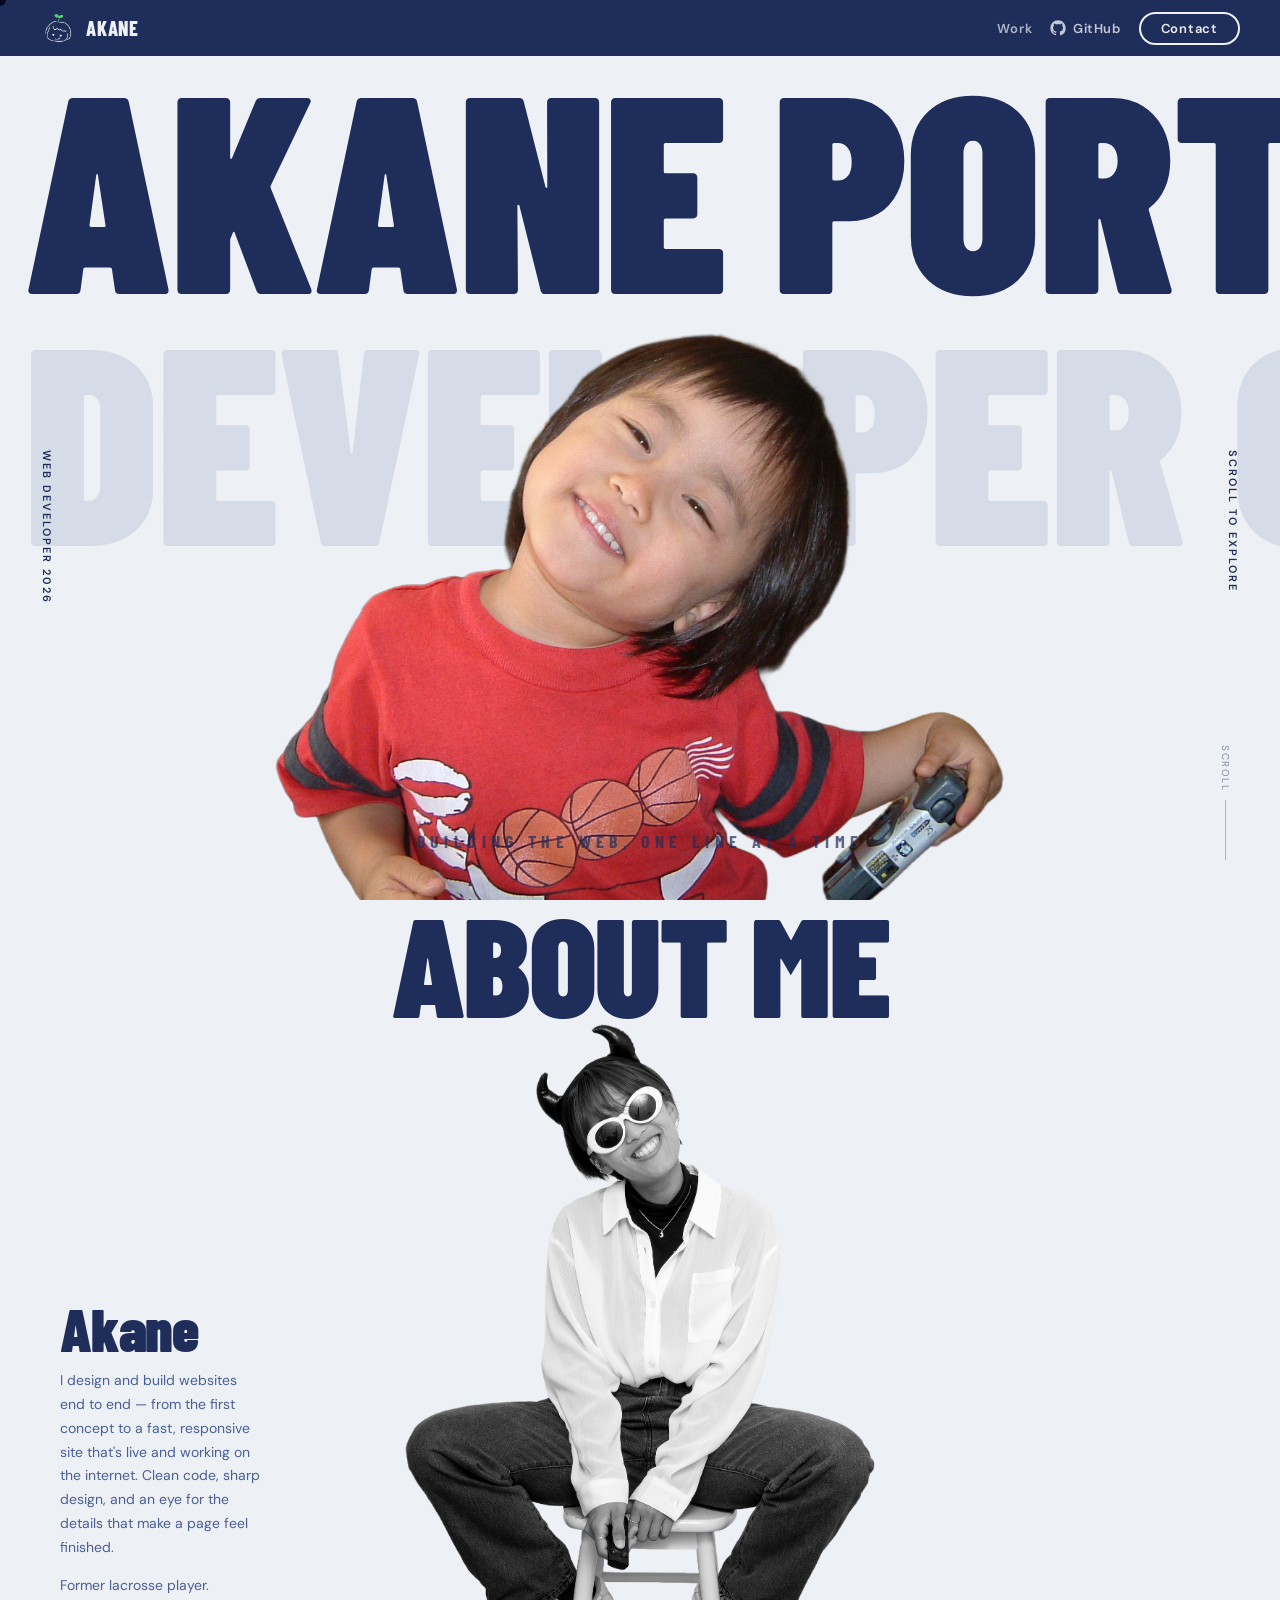
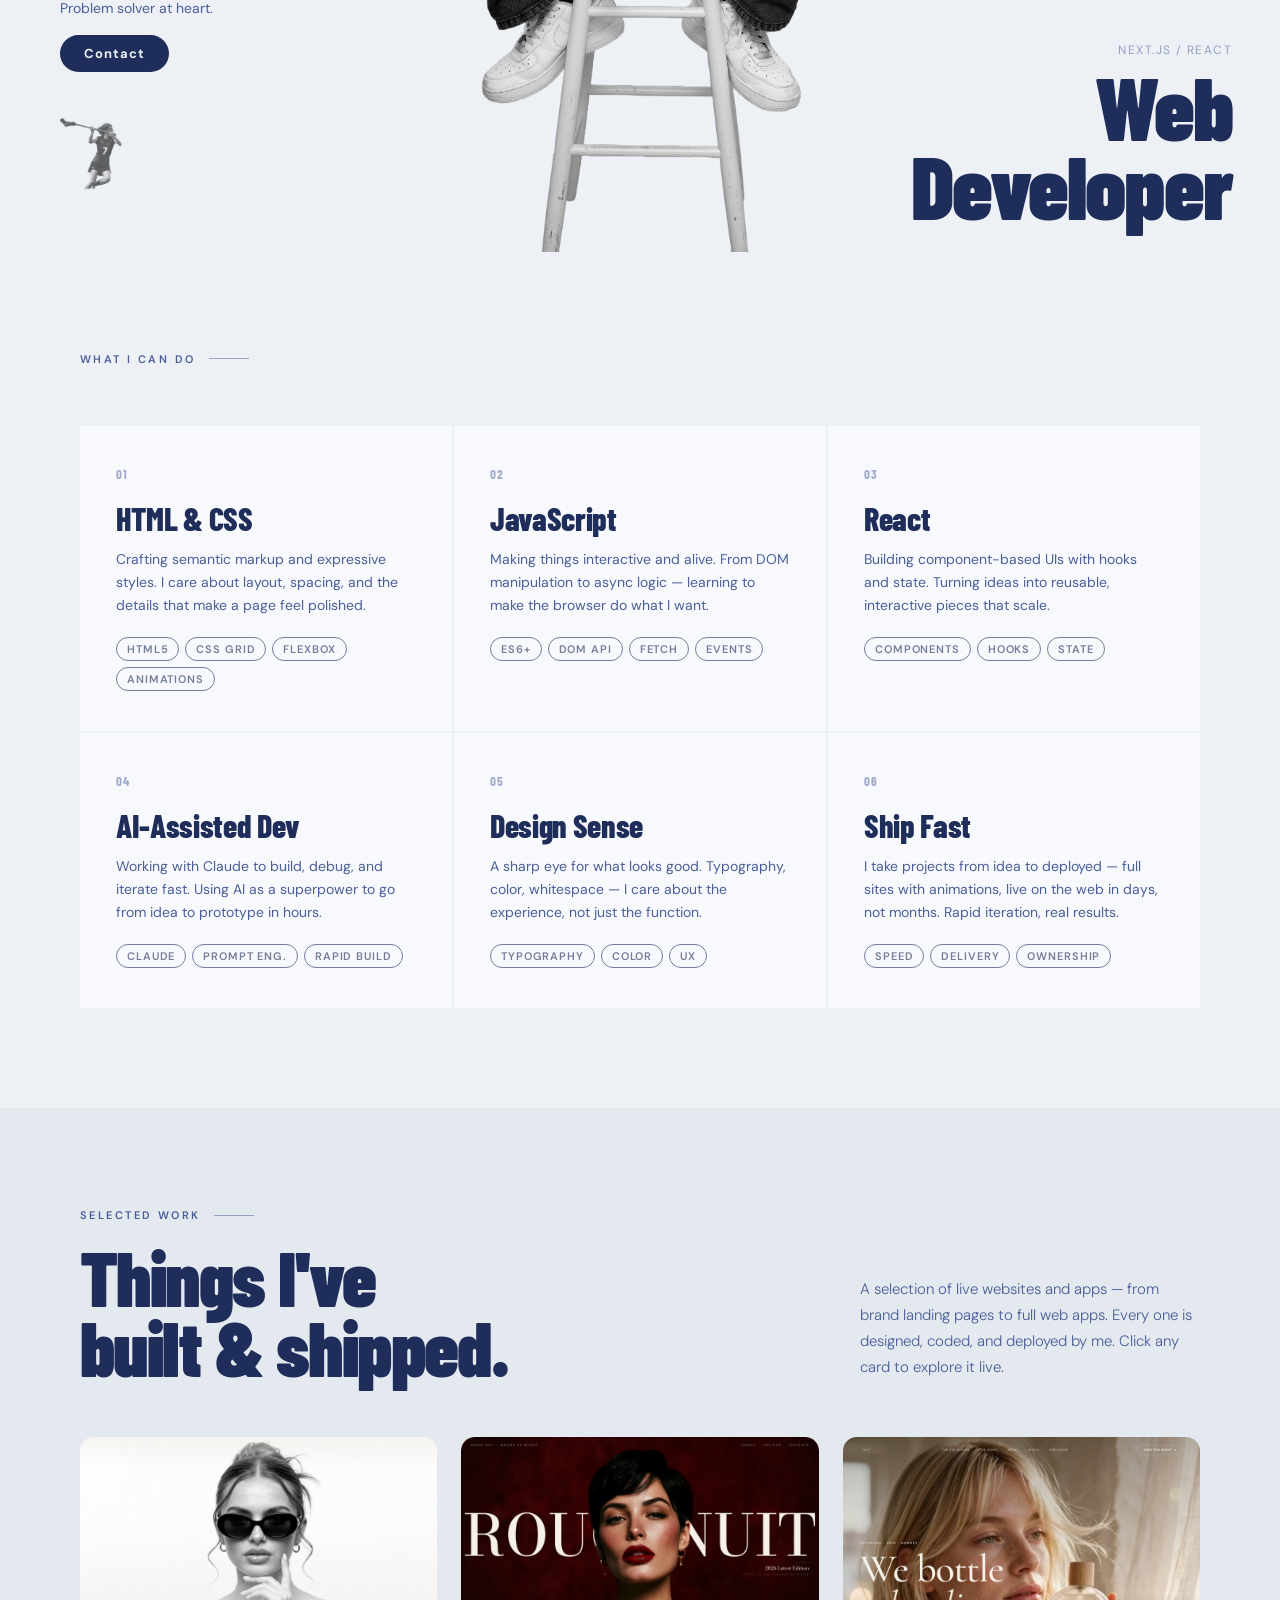
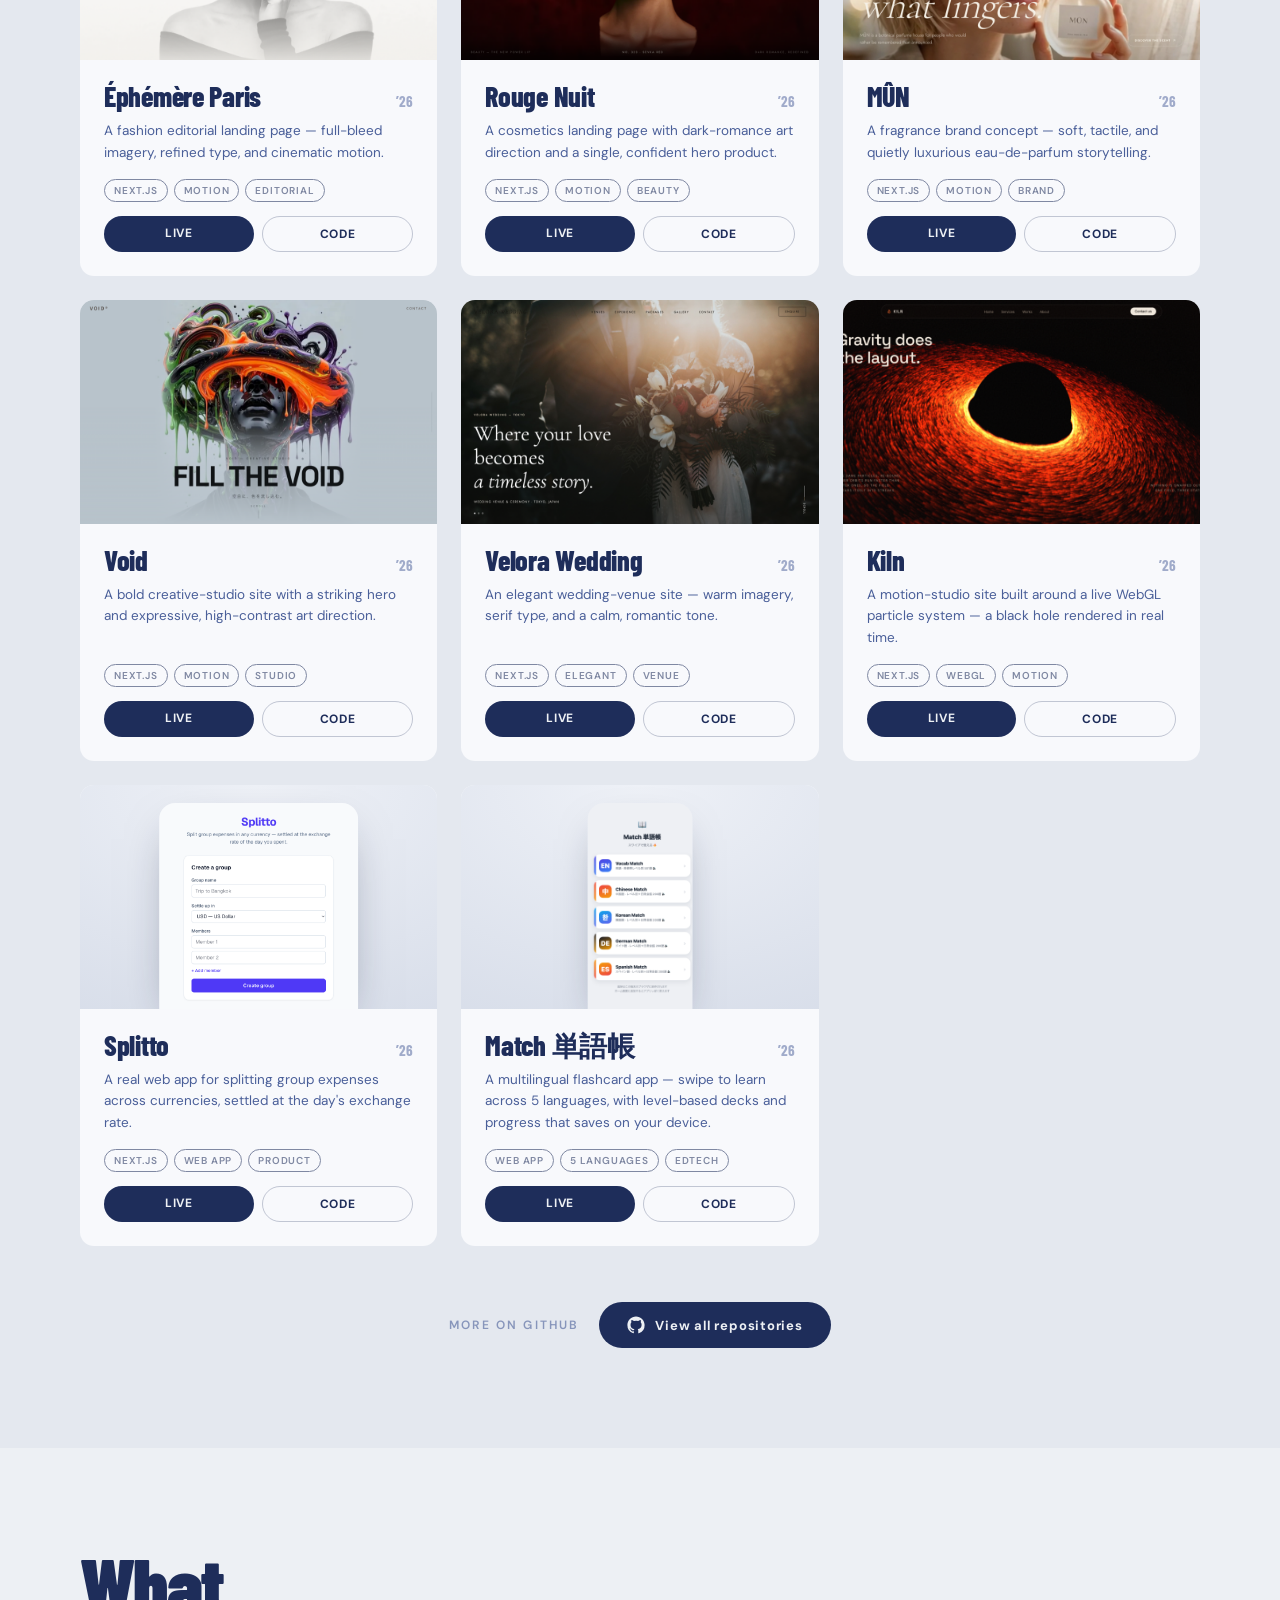
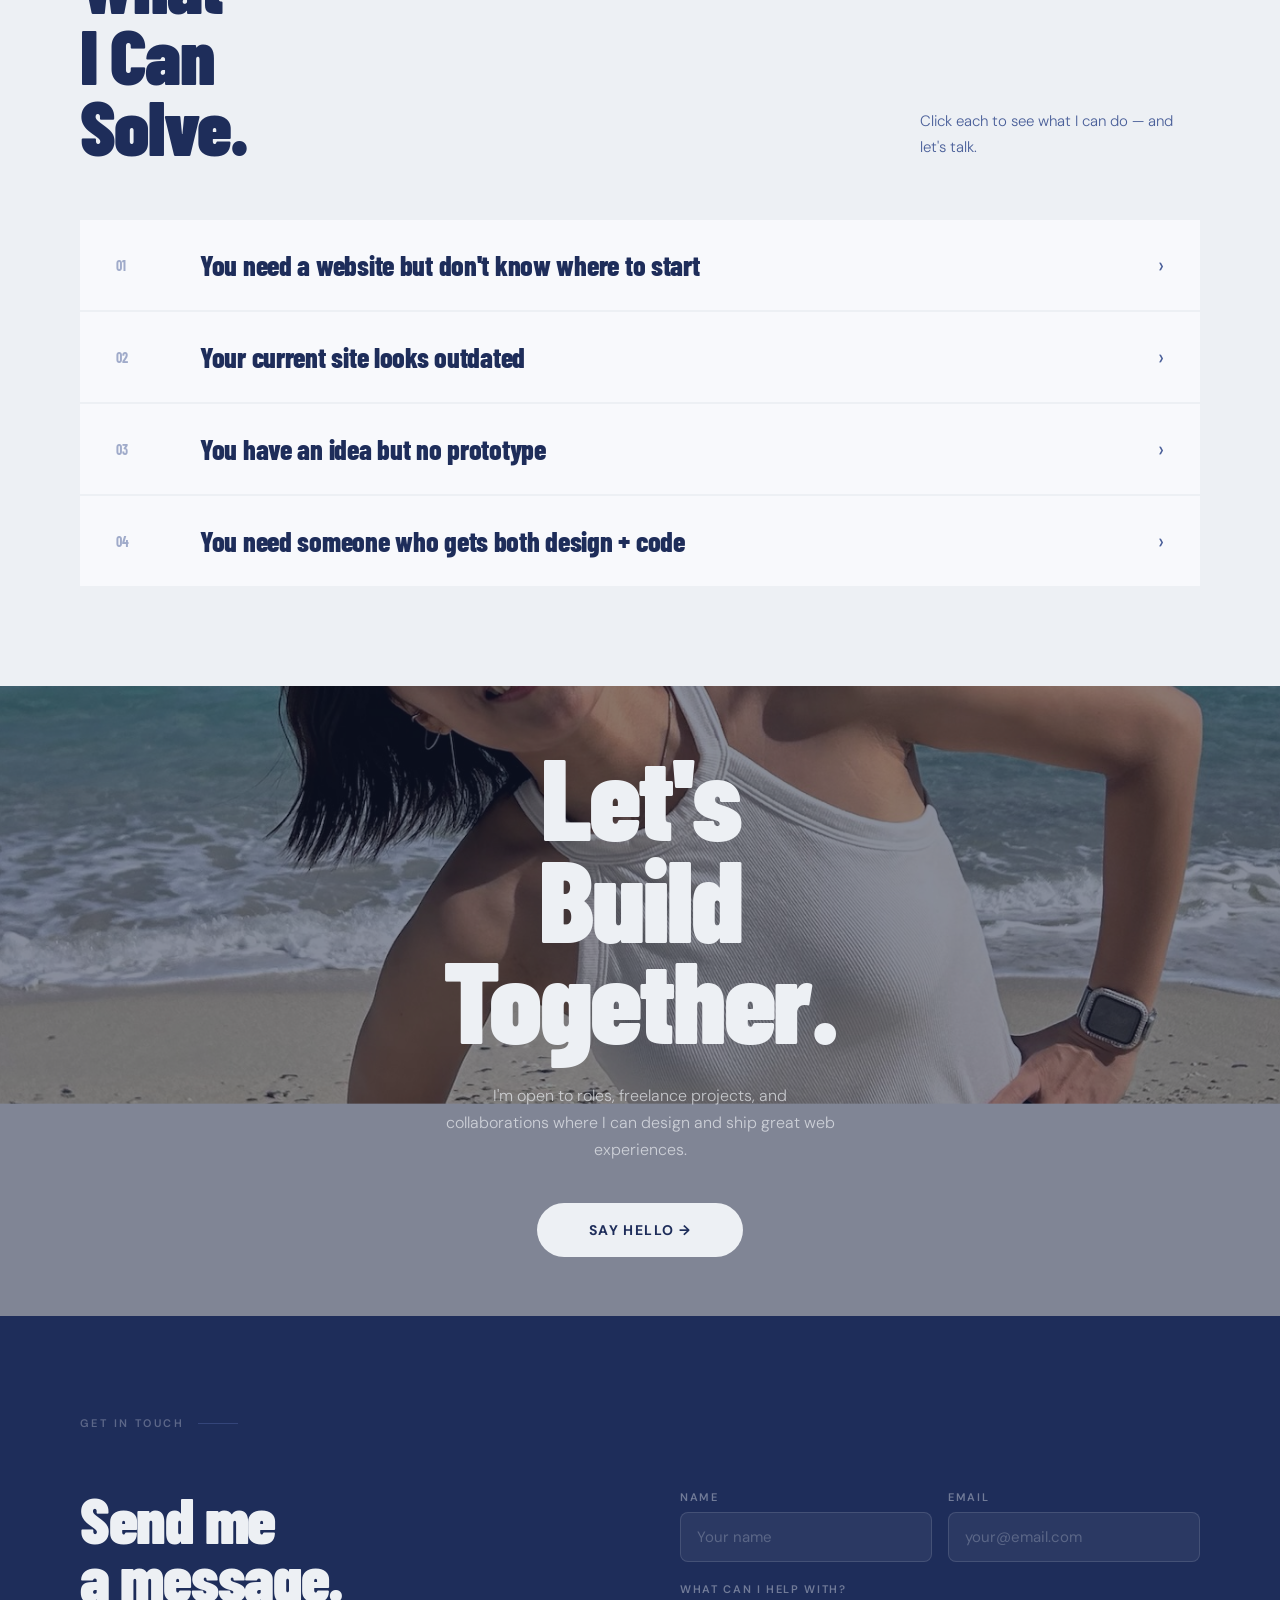
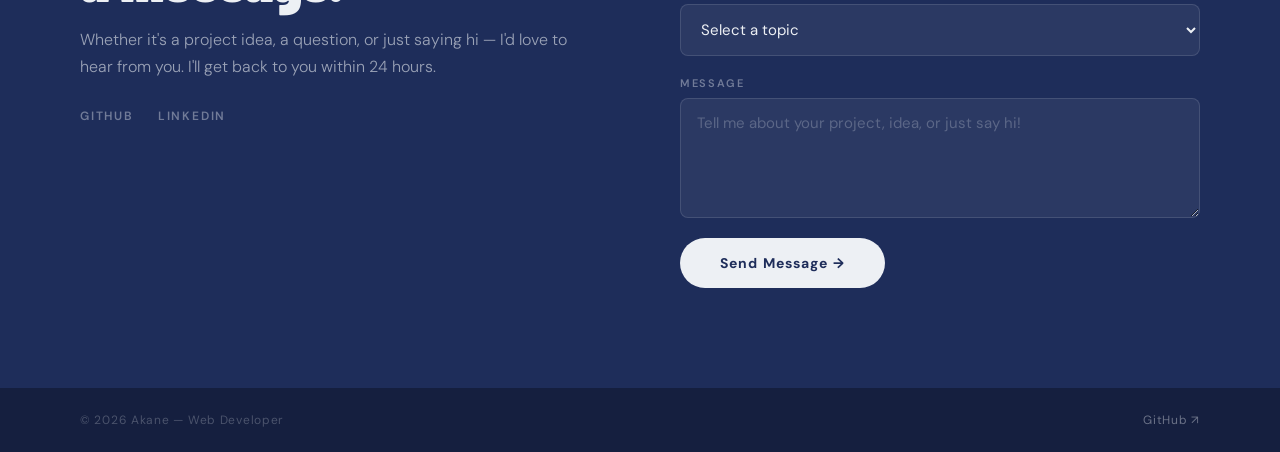
<file: index.html>
<!DOCTYPE html>
<html lang="en">
<head>
  <meta charset="UTF-8">
  <meta name="viewport" content="width=device-width, initial-scale=1.0">
  <title>Akane — Web Developer</title>
  <meta name="description" content="Akane — web developer who designs and ships fast, responsive websites and web apps. Selected work, skills, and contact.">
  <meta property="og:title" content="Akane — Web Developer">
  <meta property="og:description" content="I design and build fast, responsive websites and web apps — from concept to live deployment.">
  <meta property="og:type" content="website">
  <meta name="theme-color" content="#1e2d5a">
  <link rel="icon" type="image/png" sizes="32x32" href="assets/favicon/favicon-32.png">
  <link rel="icon" type="image/png" sizes="512x512" href="assets/favicon/icon-512.png">
  <link rel="apple-touch-icon" href="assets/favicon/apple-touch-icon.png">
  <link rel="preconnect" href="https://fonts.googleapis.com">
  <link href="https://fonts.googleapis.com/css2?family=Barlow+Condensed:wght@700;800;900&family=DM+Sans:wght@300;400;500;600&display=swap" rel="stylesheet">
  <link rel="stylesheet" href="css/style.css">
</head>
<body>
<div id="cursor"></div>

<!-- NAV -->
<nav>
  <a href="#hero" class="nav-logo">
    <div class="nav-logo-icon">
      <img class="img-default" src="project/uploads/IMG_4373.png" alt="logo" />
      <img class="img-hover"   src="project/uploads/IMG_4372.png" alt="logo hover" />
    </div>
    <span class="nav-logo-name">AKANE</span>
  </a>
  <div class="nav-actions">
    <a href="#work" class="nav-link">Work</a>
    <a href="https://github.com/cathyakanerena07" target="_blank" rel="noopener" class="nav-github" aria-label="GitHub profile">
      <svg viewBox="0 0 24 24" width="16" height="16" fill="currentColor" aria-hidden="true"><path d="M12 .5C5.73.5.5 5.73.5 12a11.5 11.5 0 0 0 7.86 10.92c.58.1.79-.25.79-.56v-2c-3.2.7-3.88-1.36-3.88-1.36-.53-1.34-1.3-1.7-1.3-1.7-1.06-.72.08-.71.08-.71 1.17.08 1.79 1.2 1.79 1.2 1.04 1.78 2.73 1.27 3.4.97.1-.75.4-1.27.73-1.56-2.55-.29-5.24-1.28-5.24-5.68 0-1.25.45-2.28 1.19-3.08-.12-.29-.52-1.46.11-3.05 0 0 .97-.31 3.18 1.18a11 11 0 0 1 5.8 0c2.2-1.49 3.17-1.18 3.17-1.18.63 1.59.23 2.76.11 3.05.74.8 1.19 1.83 1.19 3.08 0 4.41-2.69 5.38-5.25 5.67.41.36.78 1.06.78 2.14v3.17c0 .31.21.67.8.56A11.5 11.5 0 0 0 23.5 12C23.5 5.73 18.27.5 12 .5Z"/></svg>
      <span>GitHub</span>
    </a>
    <a href="#contact" class="nav-contact">Contact</a>
  </div>
</nav>

<!-- HERO -->
<section id="hero">
  <div class="marquee-wrap" style="top: 56px;">
    <div class="marquee-fade">
      <div class="marquee-row">
        <span>AKANE</span><span>PORTFOLIO</span><span>WEB DEV</span>
        <span>AKANE</span><span>PORTFOLIO</span><span>WEB DEV</span>
        <span>AKANE</span><span>PORTFOLIO</span><span>WEB DEV</span>
        <span>AKANE</span><span>PORTFOLIO</span><span>WEB DEV</span>
      </div>
    </div>
  </div>
  <div class="marquee-wrap" style="top: calc(56px + clamp(144px, 19.8vw, 252px));">
    <div class="marquee-fade rev">
      <div class="marquee-row rev">
        <span>DEVELOPER</span><span>CREATIVE</span><span>BUILDER</span>
        <span>DEVELOPER</span><span>CREATIVE</span><span>BUILDER</span>
        <span>DEVELOPER</span><span>CREATIVE</span><span>BUILDER</span>
        <span>DEVELOPER</span><span>CREATIVE</span><span>BUILDER</span>
      </div>
    </div>
  </div>

  <span class="hero-side-label left  hero-enter" style="animation-delay:.5s">Web Developer 2026</span>
  <span class="hero-side-label right hero-enter" style="animation-delay:.6s">Scroll to explore</span>

  <div class="hero-center">
    <div class="mask-reveal-wrap" id="maskWrap">
      <img class="mask-img hero-enter-img"
           src="project/uploads/IMG_2237.png"
           alt="Akane — childhood"
           id="imgBase" />
      <img class="mask-img mask-img-top hero-enter-img"
           src="project/uploads/IMG_2599 - April 20, 2026 00.30.08.png"
           alt="Akane"
           id="imgTop"
           style="animation-delay:.5s" />
    </div>
  </div>

  <div class="hero-tagline hero-enter" style="animation-delay:.7s">
    <h1>Building the web, one line at a time</h1>
  </div>

  <div class="scroll-hint">
    <span>Scroll</span>
    <div class="scroll-line"></div>
  </div>
</section>

<!-- ABOUT -->
<section id="about">
  <div class="about-big-title reveal">ABOUT ME</div>
  <div class="about-stage">
    <div class="about-left reveal">
      <div class="about-name">Akane</div>
      <p class="about-desc">I design and build websites end to end — from the first concept to a fast, responsive site that's live and working on the internet. Clean code, sharp design, and an eye for the details that make a page feel finished.</p>
      <p class="about-desc">Former lacrosse player. Problem solver at heart.</p>
      <a href="#contact" class="about-cta">Contact</a>
      <img class="about-lacrosse" src="project/uploads/FF2E8A51-E688-4534-862C-32D0496CAC10.png" alt="lacrosse" />
    </div>
    <img class="about-center-photo" src="assets/akane-cutout.png" alt="Akane" />
    <div class="about-right reveal">
      <span class="about-tool-label">Next.js / React</span>
      <div class="about-role">Web<br>Developer</div>
    </div>
  </div>
</section>

<!-- SKILLS -->
<section id="skills">
  <div class="section-label reveal">What I Can Do</div>
  <div class="skills-grid">
    <div class="skill-card reveal-scale" style="transition-delay:.00s">
      <div class="skill-num">01</div>
      <div class="skill-name">HTML &amp; CSS</div>
      <div class="skill-desc">Crafting semantic markup and expressive styles. I care about layout, spacing, and the details that make a page feel polished.</div>
      <div class="skill-tags">
        <span class="skill-tag">HTML5</span>
        <span class="skill-tag">CSS Grid</span>
        <span class="skill-tag">Flexbox</span>
        <span class="skill-tag">Animations</span>
      </div>
    </div>
    <div class="skill-card reveal-scale" style="transition-delay:.08s">
      <div class="skill-num">02</div>
      <div class="skill-name">JavaScript</div>
      <div class="skill-desc">Making things interactive and alive. From DOM manipulation to async logic — learning to make the browser do what I want.</div>
      <div class="skill-tags">
        <span class="skill-tag">ES6+</span>
        <span class="skill-tag">DOM API</span>
        <span class="skill-tag">Fetch</span>
        <span class="skill-tag">Events</span>
      </div>
    </div>
    <div class="skill-card reveal-scale" style="transition-delay:.16s">
      <div class="skill-num">03</div>
      <div class="skill-name">React</div>
      <div class="skill-desc">Building component-based UIs with hooks and state. Turning ideas into reusable, interactive pieces that scale.</div>
      <div class="skill-tags">
        <span class="skill-tag">Components</span>
        <span class="skill-tag">Hooks</span>
        <span class="skill-tag">State</span>
      </div>
    </div>
    <div class="skill-card reveal-scale" style="transition-delay:.24s">
      <div class="skill-num">04</div>
      <div class="skill-name">AI-Assisted Dev</div>
      <div class="skill-desc">Working with Claude to build, debug, and iterate fast. Using AI as a superpower to go from idea to prototype in hours.</div>
      <div class="skill-tags">
        <span class="skill-tag">Claude</span>
        <span class="skill-tag">Prompt Eng.</span>
        <span class="skill-tag">Rapid Build</span>
      </div>
    </div>
    <div class="skill-card reveal-scale" style="transition-delay:.32s">
      <div class="skill-num">05</div>
      <div class="skill-name">Design Sense</div>
      <div class="skill-desc">A sharp eye for what looks good. Typography, color, whitespace — I care about the experience, not just the function.</div>
      <div class="skill-tags">
        <span class="skill-tag">Typography</span>
        <span class="skill-tag">Color</span>
        <span class="skill-tag">UX</span>
      </div>
    </div>
    <div class="skill-card reveal-scale" style="transition-delay:.40s">
      <div class="skill-num">06</div>
      <div class="skill-name">Ship Fast</div>
      <div class="skill-desc">I take projects from idea to deployed — full sites with animations, live on the web in days, not months. Rapid iteration, real results.</div>
      <div class="skill-tags">
        <span class="skill-tag">Speed</span>
        <span class="skill-tag">Delivery</span>
        <span class="skill-tag">Ownership</span>
      </div>
    </div>
  </div>
</section>

<!-- WORK -->
<section id="work">
  <div class="work-header">
    <div>
      <div class="section-label reveal">Selected Work</div>
      <h2 class="work-headline reveal">Things I've<br>built &amp; shipped.</h2>
    </div>
    <p class="work-intro reveal">A selection of live websites and apps — from brand landing pages to full web apps. Every one is designed, coded, and deployed by me. Click any card to explore it live.</p>
  </div>

  <div class="work-grid">

    <article class="work-card reveal">
      <a class="work-thumb" href="https://ephemere-paris.vercel.app" target="_blank" rel="noopener">
        <img src="assets/work/ephemere-paris.png" alt="Éphémère Paris website" loading="lazy" />
        <span class="work-thumb-cta">View live ↗</span>
      </a>
      <div class="work-info">
        <div class="work-titlerow"><h3 class="work-title">Éphémère Paris</h3><span class="work-year">’26</span></div>
        <p class="work-desc">A fashion editorial landing page — full-bleed imagery, refined type, and cinematic motion.</p>
        <div class="work-meta">
          <div class="work-tags"><span class="work-tag">Next.js</span><span class="work-tag">Motion</span><span class="work-tag">Editorial</span></div>
          <div class="work-links"><a href="https://ephemere-paris.vercel.app" target="_blank" rel="noopener" class="work-link">Live</a><a href="https://github.com/cathyakanerena07/ephemere-paris" target="_blank" rel="noopener" class="work-link ghost">Code</a></div>
        </div>
      </div>
    </article>

    <article class="work-card reveal">
      <a class="work-thumb" href="https://rouge-nuit.vercel.app" target="_blank" rel="noopener">
        <img src="assets/work/rouge-nuit.png" alt="Rouge Nuit cosmetics website" loading="lazy" />
        <span class="work-thumb-cta">View live ↗</span>
      </a>
      <div class="work-info">
        <div class="work-titlerow"><h3 class="work-title">Rouge Nuit</h3><span class="work-year">’26</span></div>
        <p class="work-desc">A cosmetics landing page with dark-romance art direction and a single, confident hero product.</p>
        <div class="work-meta">
          <div class="work-tags"><span class="work-tag">Next.js</span><span class="work-tag">Motion</span><span class="work-tag">Beauty</span></div>
          <div class="work-links"><a href="https://rouge-nuit.vercel.app" target="_blank" rel="noopener" class="work-link">Live</a><a href="https://github.com/cathyakanerena07/rouge-nuit" target="_blank" rel="noopener" class="work-link ghost">Code</a></div>
        </div>
      </div>
    </article>

    <article class="work-card reveal">
      <a class="work-thumb" href="https://mun-hazel.vercel.app" target="_blank" rel="noopener">
        <img src="assets/work/mun.png" alt="MÛN fragrance website" loading="lazy" />
        <span class="work-thumb-cta">View live ↗</span>
      </a>
      <div class="work-info">
        <div class="work-titlerow"><h3 class="work-title">MÛN</h3><span class="work-year">’26</span></div>
        <p class="work-desc">A fragrance brand concept — soft, tactile, and quietly luxurious eau-de-parfum storytelling.</p>
        <div class="work-meta">
          <div class="work-tags"><span class="work-tag">Next.js</span><span class="work-tag">Motion</span><span class="work-tag">Brand</span></div>
          <div class="work-links"><a href="https://mun-hazel.vercel.app" target="_blank" rel="noopener" class="work-link">Live</a><a href="https://github.com/cathyakanerena07/mun" target="_blank" rel="noopener" class="work-link ghost">Code</a></div>
        </div>
      </div>
    </article>

    <article class="work-card reveal">
      <a class="work-thumb" href="https://void-gray-pi.vercel.app" target="_blank" rel="noopener">
        <img src="assets/work/void.png" alt="Void creative studio website" loading="lazy" />
        <span class="work-thumb-cta">View live ↗</span>
      </a>
      <div class="work-info">
        <div class="work-titlerow"><h3 class="work-title">Void</h3><span class="work-year">’26</span></div>
        <p class="work-desc">A bold creative-studio site with a striking hero and expressive, high-contrast art direction.</p>
        <div class="work-meta">
          <div class="work-tags"><span class="work-tag">Next.js</span><span class="work-tag">Motion</span><span class="work-tag">Studio</span></div>
          <div class="work-links"><a href="https://void-gray-pi.vercel.app" target="_blank" rel="noopener" class="work-link">Live</a><a href="https://github.com/cathyakanerena07/void-studio" target="_blank" rel="noopener" class="work-link ghost">Code</a></div>
        </div>
      </div>
    </article>

    <article class="work-card reveal">
      <a class="work-thumb" href="https://velora-wedding.vercel.app" target="_blank" rel="noopener">
        <img src="assets/work/velora-wedding.png" alt="Velora Wedding website" loading="lazy" />
        <span class="work-thumb-cta">View live ↗</span>
      </a>
      <div class="work-info">
        <div class="work-titlerow"><h3 class="work-title">Velora Wedding</h3><span class="work-year">’26</span></div>
        <p class="work-desc">An elegant wedding-venue site — warm imagery, serif type, and a calm, romantic tone.</p>
        <div class="work-meta">
          <div class="work-tags"><span class="work-tag">Next.js</span><span class="work-tag">Elegant</span><span class="work-tag">Venue</span></div>
          <div class="work-links"><a href="https://velora-wedding.vercel.app" target="_blank" rel="noopener" class="work-link">Live</a><a href="https://github.com/cathyakanerena07/velora-wedding" target="_blank" rel="noopener" class="work-link ghost">Code</a></div>
        </div>
      </div>
    </article>

    <article class="work-card reveal">
      <a class="work-thumb" href="https://kiln-tawny.vercel.app" target="_blank" rel="noopener">
        <img src="assets/work/kiln.png" alt="Kiln motion studio website" loading="lazy" />
        <span class="work-thumb-cta">View live ↗</span>
      </a>
      <div class="work-info">
        <div class="work-titlerow"><h3 class="work-title">Kiln</h3><span class="work-year">’26</span></div>
        <p class="work-desc">A motion-studio site built around a live WebGL particle system — a black hole rendered in real time.</p>
        <div class="work-meta">
          <div class="work-tags"><span class="work-tag">Next.js</span><span class="work-tag">WebGL</span><span class="work-tag">Motion</span></div>
          <div class="work-links"><a href="https://kiln-tawny.vercel.app" target="_blank" rel="noopener" class="work-link">Live</a><a href="https://github.com/cathyakanerena07/kiln-motion-studio" target="_blank" rel="noopener" class="work-link ghost">Code</a></div>
        </div>
      </div>
    </article>

    <article class="work-card reveal app">
      <a class="work-thumb" href="https://splitto-lovat.vercel.app" target="_blank" rel="noopener">
        <img src="assets/work/splitto-mobile.png" alt="Splitto expense-splitting app" loading="lazy" />
        <span class="work-thumb-cta">View live ↗</span>
      </a>
      <div class="work-info">
        <div class="work-titlerow"><h3 class="work-title">Splitto</h3><span class="work-year">’26</span></div>
        <p class="work-desc">A real web app for splitting group expenses across currencies, settled at the day's exchange rate.</p>
        <div class="work-meta">
          <div class="work-tags"><span class="work-tag">Next.js</span><span class="work-tag">Web App</span><span class="work-tag">Product</span></div>
          <div class="work-links"><a href="https://splitto-lovat.vercel.app" target="_blank" rel="noopener" class="work-link">Live</a><a href="https://github.com/cathyakanerena07/splitto" target="_blank" rel="noopener" class="work-link ghost">Code</a></div>
        </div>
      </div>
    </article>

    <article class="work-card reveal app">
      <a class="work-thumb" href="https://match-vocab-public.vercel.app/" target="_blank" rel="noopener">
        <img src="assets/work/vocabmatch-mobile.png" alt="Match — multilingual vocabulary app" loading="lazy" />
        <span class="work-thumb-cta">View live ↗</span>
      </a>
      <div class="work-info">
        <div class="work-titlerow"><h3 class="work-title">Match 単語帳</h3><span class="work-year">’26</span></div>
        <p class="work-desc">A multilingual flashcard app — swipe to learn across 5 languages, with level-based decks and progress that saves on your device.</p>
        <div class="work-meta">
          <div class="work-tags"><span class="work-tag">Web App</span><span class="work-tag">5 Languages</span><span class="work-tag">EdTech</span></div>
          <div class="work-links"><a href="https://match-vocab-public.vercel.app/" target="_blank" rel="noopener" class="work-link">Live</a><a href="https://github.com/cathyakanerena07/match-vocab-public" target="_blank" rel="noopener" class="work-link ghost">Code</a></div>
        </div>
      </div>
    </article>

  </div>

  <div class="work-footer reveal">
    <span>More on GitHub</span>
    <a href="https://github.com/cathyakanerena07?tab=repositories" target="_blank" rel="noopener" class="work-github-btn">
      <svg viewBox="0 0 24 24" width="18" height="18" fill="currentColor" aria-hidden="true"><path d="M12 .5C5.73.5.5 5.73.5 12a11.5 11.5 0 0 0 7.86 10.92c.58.1.79-.25.79-.56v-2c-3.2.7-3.88-1.36-3.88-1.36-.53-1.34-1.3-1.7-1.3-1.7-1.06-.72.08-.71.08-.71 1.17.08 1.79 1.2 1.79 1.2 1.04 1.78 2.73 1.27 3.4.97.1-.75.4-1.27.73-1.56-2.55-.29-5.24-1.28-5.24-5.68 0-1.25.45-2.28 1.19-3.08-.12-.29-.52-1.46.11-3.05 0 0 .97-.31 3.18 1.18a11 11 0 0 1 5.8 0c2.2-1.49 3.17-1.18 3.17-1.18.63 1.59.23 2.76.11 3.05.74.8 1.19 1.83 1.19 3.08 0 4.41-2.69 5.38-5.25 5.67.41.36.78 1.06.78 2.14v3.17c0 .31.21.67.8.56A11.5 11.5 0 0 0 23.5 12C23.5 5.73 18.27.5 12 .5Z"/></svg>
      View all repositories
    </a>
  </div>
</section>

<!-- WHAT I CAN SOLVE -->
<section id="solve">
  <div class="solve-header">
    <h2 class="solve-headline reveal">What<br>I Can<br>Solve.</h2>
    <p class="solve-sub reveal">Click each to see what I can do — and let's talk.</p>
  </div>
  <div class="solve-list">
    <div class="solve-item reveal">
      <div class="solve-item-header">
        <span class="solve-item-num">01</span>
        <span class="solve-item-title">You need a website but don't know where to start</span>
        <span class="solve-item-arrow">›</span>
      </div>
      <div class="solve-item-body">
        <div class="solve-item-body-inner">
          <ul class="solve-item-bullets">
            <li>Turn your rough idea into a clear site structure and wireframe</li>
            <li>Build a polished, responsive site from scratch</li>
            <li>Set up hosting and deployment so it's actually live</li>
          </ul>
          <a href="#contact-form" class="solve-item-cta">Let's talk about this →</a>
        </div>
      </div>
    </div>
    <div class="solve-item reveal">
      <div class="solve-item-header">
        <span class="solve-item-num">02</span>
        <span class="solve-item-title">Your current site looks outdated</span>
        <span class="solve-item-arrow">›</span>
      </div>
      <div class="solve-item-body">
        <div class="solve-item-body-inner">
          <ul class="solve-item-bullets">
            <li>Redesign with modern layout, fonts, and color</li>
            <li>Add smooth animations and interactions</li>
            <li>Optimize for mobile and fast loading</li>
          </ul>
          <a href="#contact-form" class="solve-item-cta">Let's talk about this →</a>
        </div>
      </div>
    </div>
    <div class="solve-item reveal">
      <div class="solve-item-header">
        <span class="solve-item-num">03</span>
        <span class="solve-item-title">You have an idea but no prototype</span>
        <span class="solve-item-arrow">›</span>
      </div>
      <div class="solve-item-body">
        <div class="solve-item-body-inner">
          <ul class="solve-item-bullets">
            <li>Rapidly build clickable, interactive prototypes</li>
            <li>Validate your concept before investing in full dev</li>
            <li>Present something real to stakeholders or investors</li>
          </ul>
          <a href="#contact-form" class="solve-item-cta">Let's talk about this →</a>
        </div>
      </div>
    </div>
    <div class="solve-item reveal">
      <div class="solve-item-header">
        <span class="solve-item-num">04</span>
        <span class="solve-item-title">You need someone who gets both design + code</span>
        <span class="solve-item-arrow">›</span>
      </div>
      <div class="solve-item-body">
        <div class="solve-item-body-inner">
          <ul class="solve-item-bullets">
            <li>Bridge the gap between designer vision and dev reality</li>
            <li>Implement pixel-accurate layouts from Figma or Canva</li>
            <li>Bring a taste for detail that purely technical devs often skip</li>
          </ul>
          <a href="#contact-form" class="solve-item-cta">Let's talk about this →</a>
        </div>
      </div>
    </div>
  </div>
</section>

<!-- CONTACT -->
<section id="contact">
  <!-- Photo hero -->
  <div class="contact-photo-section">
    <div class="contact-bg" id="contactBg"></div>
    <div class="contact-overlay"></div>
    <div class="contact-photo-content">
      <h2 class="contact-headline reveal">Let's<br>Build<br>Together.</h2>
      <p class="contact-sub reveal">I'm open to roles, freelance projects, and collaborations where I can design and ship great web experiences.</p>
      <a href="#contact-form" class="contact-btn reveal">Say Hello →</a>
    </div>
  </div>

  <!-- Form -->
  <div class="contact-form-section" id="contact-form">
    <div class="section-label" style="color:rgba(237,240,244,.3)">Get in Touch</div>
    <div class="form-grid">
      <div class="form-lead reveal">
        <div class="form-lead-title">Send me<br>a message.</div>
        <p class="form-lead-desc">Whether it's a project idea, a question, or just saying hi — I'd love to hear from you. I'll get back to you within 24 hours.</p>
        <div class="contact-links">
          <a href="https://github.com/cathyakanerena07" target="_blank" rel="noopener" class="contact-link">GitHub</a>
          <a href="https://www.linkedin.com/jobs/" target="_blank" rel="noopener" class="contact-link">LinkedIn</a>
        </div>
      </div>
      <form class="reveal" id="contactForm" onsubmit="handleSubmit(event)">
        <div class="form-row">
          <div class="form-field">
            <label>Name</label>
            <input type="text" name="name" placeholder="Your name" required />
          </div>
          <div class="form-field">
            <label>Email</label>
            <input type="email" name="email" placeholder="your@email.com" required />
          </div>
        </div>
        <div class="form-field">
          <label>What can I help with?</label>
          <select name="topic">
            <option value="" disabled selected>Select a topic</option>
            <option>Build a website from scratch</option>
            <option>Redesign an existing site</option>
            <option>Build a prototype</option>
            <option>Design + code bridging</option>
            <option>Something else</option>
          </select>
        </div>
        <div class="form-field">
          <label>Message</label>
          <textarea name="message" placeholder="Tell me about your project, idea, or just say hi!"></textarea>
        </div>
        <button type="submit" class="form-submit">Send Message →</button>
        <div class="form-success" id="formSuccess">
          Thanks for reaching out! I'll get back to you soon.
        </div>
        <div class="form-error" id="formError">
          Something went wrong. Please try again or email me directly.
        </div>
      </form>
    </div>
  </div>
</section>

<footer>
  <span>© 2026 Akane — Web Developer</span>
  <a href="https://github.com/cathyakanerena07" target="_blank" rel="noopener" class="footer-link">GitHub ↗</a>
</footer>

<script src="js/main.js"></script>
</body>
</html>
</file>
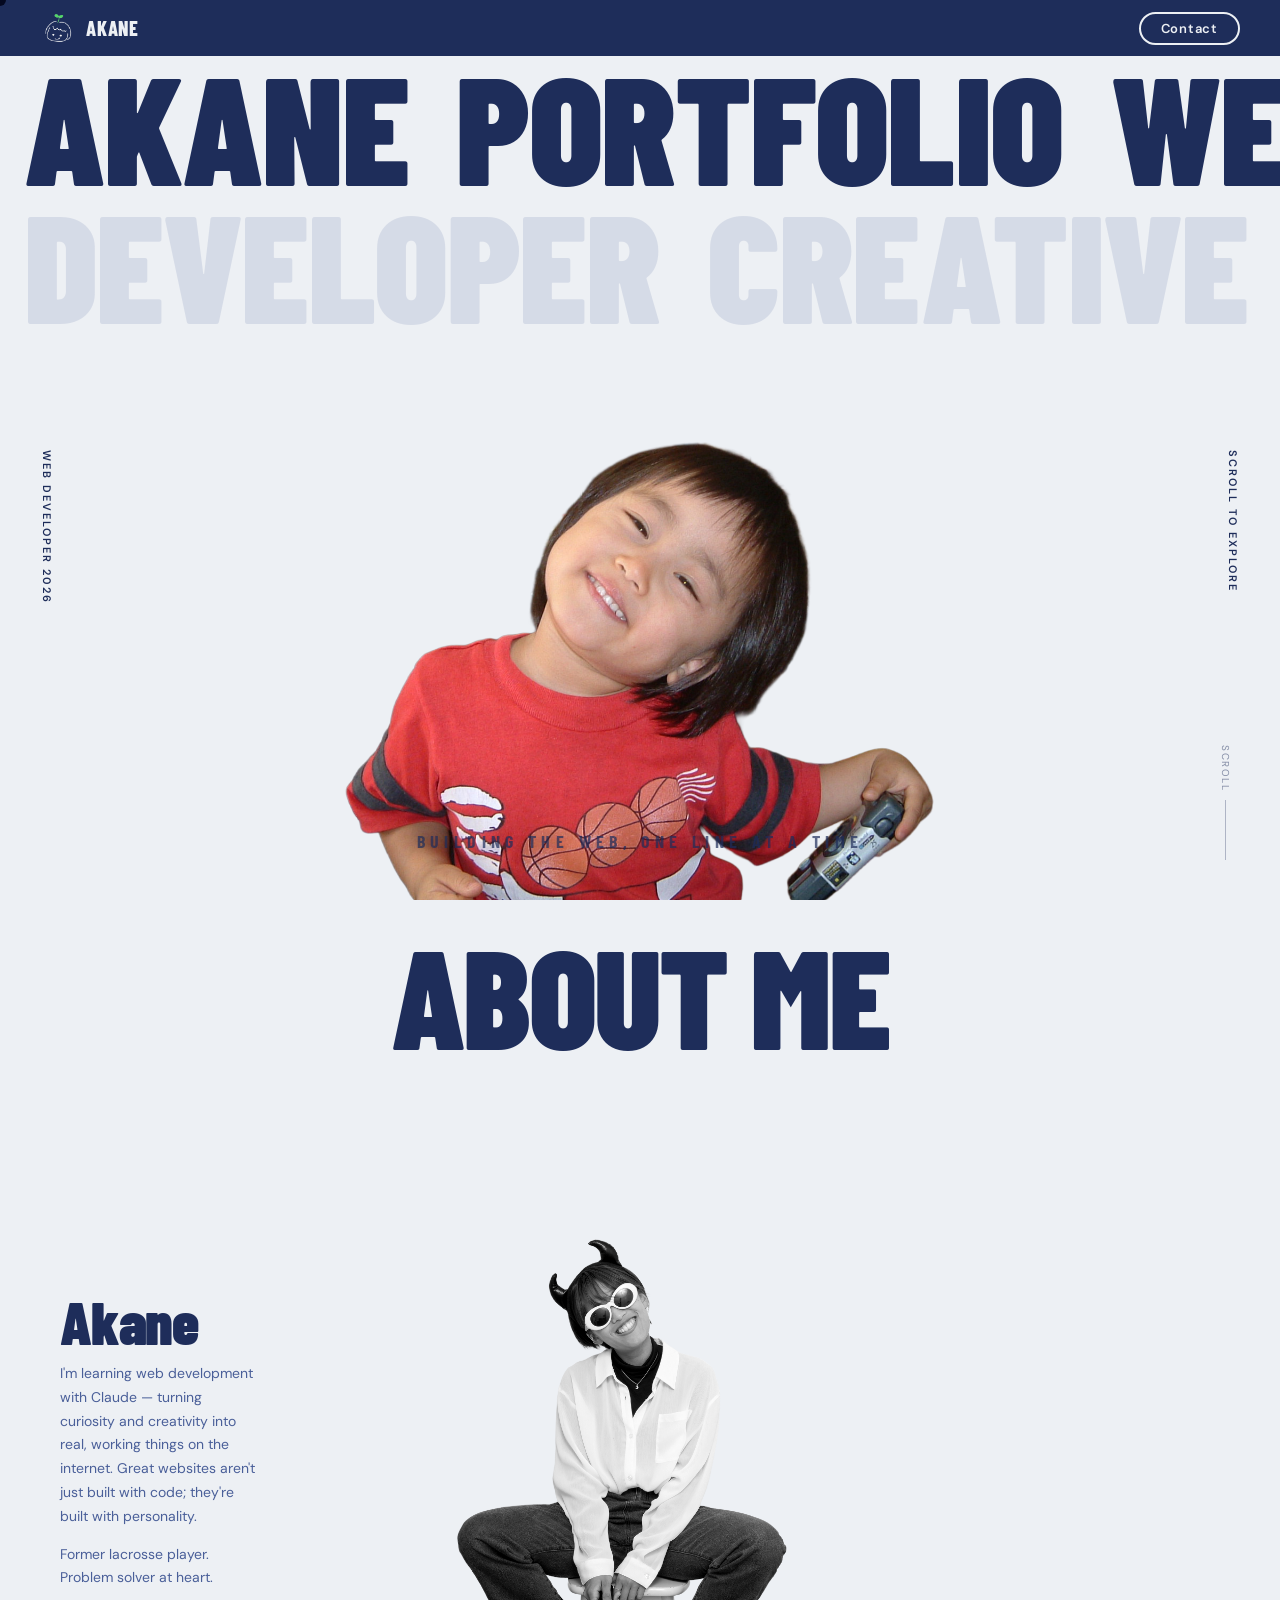
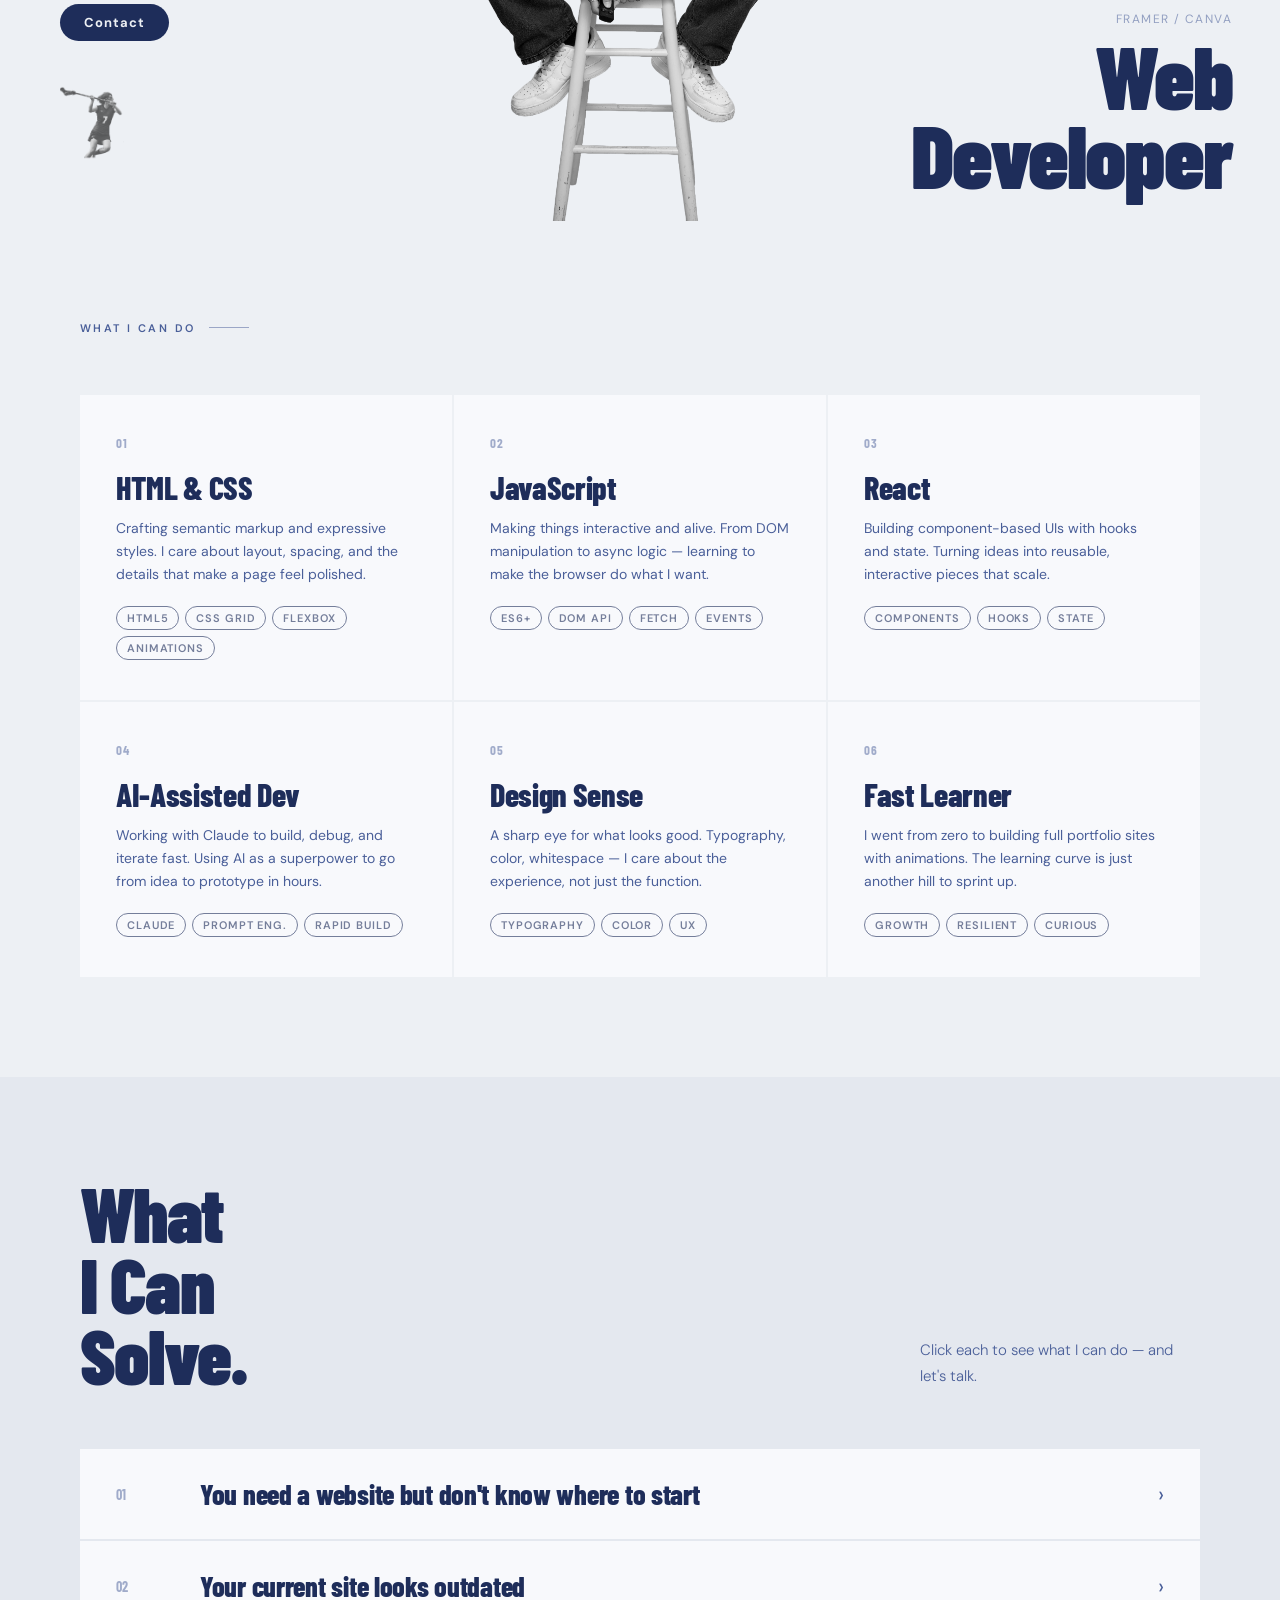
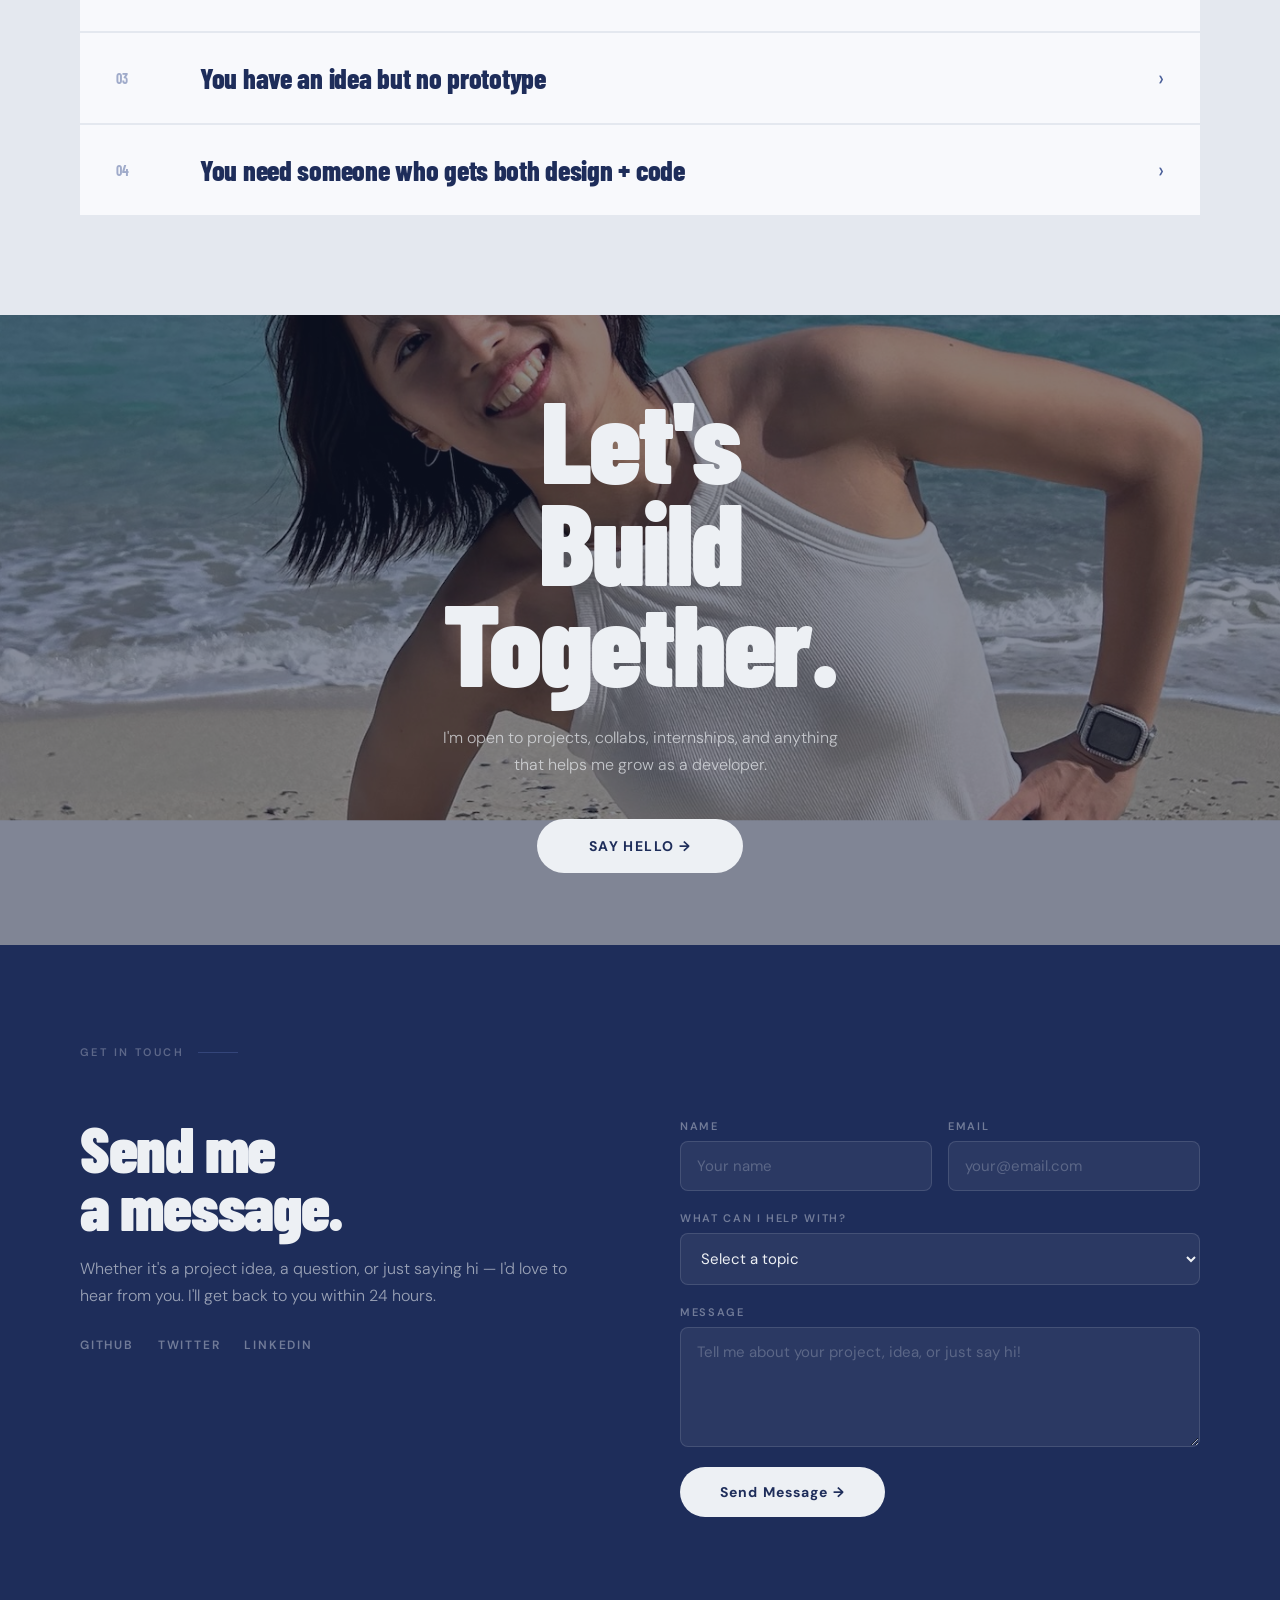
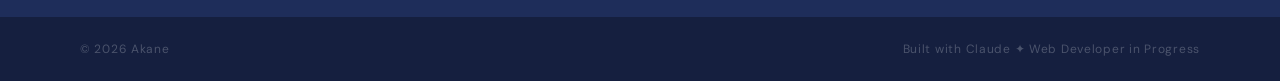
<file: project/Portfolio.html>
<!DOCTYPE html>
<html lang="en">
<head>
<meta charset="UTF-8">
<meta name="viewport" content="width=device-width, initial-scale=1.0">
<title>Akane — Web Developer</title>
<link rel="preconnect" href="https://fonts.googleapis.com">
<link href="https://fonts.googleapis.com/css2?family=Barlow+Condensed:wght@700;800;900&family=DM+Sans:wght@300;400;500;600&display=swap" rel="stylesheet">
<style>
  *, *::before, *::after { box-sizing: border-box; margin: 0; padding: 0; }
  :root {
    --navy: #1e2d5a;
    --navy-mid: #2e4080;
    --navy-light: #4a5f99;
    --bg: #edf0f4;
    --bg2: #e4e8ef;
    --white: #f8f9fc;
  }
  html { scroll-behavior: smooth; }
  body { background: var(--bg); color: var(--navy); font-family: 'DM Sans', sans-serif; overflow-x: hidden; cursor: none; }

  /* CURSOR */
  #cursor { position: fixed; width: 12px; height: 12px; background: var(--navy); border-radius: 50%; pointer-events: none; z-index: 9999; transform: translate(-50%,-50%); transition: width .2s, height .2s, opacity .2s; mix-blend-mode: multiply; }
  #cursor.large { width: 60px; height: 60px; opacity: .15; }

  /* NAV */
  nav { position: fixed; top: 0; left: 0; right: 0; z-index: 100; background: var(--navy); display: flex; align-items: center; justify-content: space-between; padding: 0 40px; height: 56px; }
  .nav-logo { display: flex; align-items: center; gap: 10px; text-decoration: none; }
  .nav-logo-icon { width: 36px; height: 36px; position: relative; flex-shrink: 0; }
  .nav-logo-icon img { position: absolute; inset: 0; width: 100%; height: 100%; object-fit: contain; transition: opacity .25s ease; }
  .nav-logo-icon .img-hover { opacity: 0; }
  .nav-logo:hover .img-hover { opacity: 1; }
  .nav-logo:hover .img-default { opacity: 0; }
  .nav-logo-name { font-family: 'Barlow Condensed', sans-serif; font-size: 20px; font-weight: 800; color: var(--bg); letter-spacing: .04em; }
  .nav-contact { background: transparent; border: 2px solid var(--bg); color: var(--bg); font-family: 'DM Sans', sans-serif; font-size: 13px; font-weight: 600; padding: 6px 20px; border-radius: 100px; cursor: none; letter-spacing: .06em; transition: background .2s, color .2s; text-decoration: none; }
  .nav-contact:hover { background: var(--bg); color: var(--navy); }

  /* HERO */
  #hero { height: 100vh; padding-top: 56px; display: flex; flex-direction: column; position: relative; overflow: hidden; }
  .marquee-wrap { position: absolute; top: 56px; left: 0; right: 0; overflow: hidden; user-select: none; }
  .marquee-fade { animation: fadeInOnly .8s ease forwards; opacity: 0; }
  .marquee-fade.rev { animation-delay: .15s; }
  @keyframes fadeInOnly { to { opacity: 1; } }
  .marquee-row { display: flex; width: max-content; animation: marquee 18s linear infinite; }
  .marquee-row.rev { animation: marquee-rev 20s linear infinite; opacity: .35; }
  .marquee-row span { font-family: 'Barlow Condensed', sans-serif; font-weight: 900; font-size: clamp(80px, 12vw, 160px); line-height: .9; color: var(--navy); padding: 0 24px; white-space: nowrap; letter-spacing: -.01em; }
  .marquee-row.rev span { color: var(--navy-light); opacity: .4; }
  @keyframes marquee { from { transform: translateX(0); } to { transform: translateX(-50%); } }
  @keyframes marquee-rev { from { transform: translateX(-50%); } to { transform: translateX(0); } }

  .hero-center { flex: 1; display: flex; align-items: flex-end; justify-content: center; position: relative; z-index: 2; }
  .mask-reveal-wrap { position: relative; width: 60vw; max-width: 680px; height: calc(100vh - 56px); flex-shrink: 0; display: flex; align-items: flex-end; justify-content: center; }
  .mask-img { position: absolute; bottom: 0; left: 50%; transform: translateX(-50%); height: min(72vh, 640px); width: auto; object-fit: contain; object-position: bottom center; }
  .mask-img-top { -webkit-mask-image: radial-gradient(circle 0px at 50% 50%, black 0%, transparent 0%); mask-image: radial-gradient(circle 0px at 50% 50%, black 0%, transparent 0%); }

  /* Hero entrance */
  .hero-enter { opacity: 0; transform: translateY(30px); animation: heroIn .9s ease forwards; }
  .hero-enter-img { opacity: 0; animation: heroImgIn 1s ease .3s forwards; }
  @keyframes heroIn { to { opacity: 1; transform: translateY(0); } }
  @keyframes heroImgIn { to { opacity: 1; } }

  .hero-tagline { position: absolute; bottom: 48px; left: 0; right: 0; text-align: center; z-index: 3; pointer-events: none; }
  .hero-tagline h1 { font-family: 'Barlow Condensed', sans-serif; font-size: clamp(14px, 1.4vw, 20px); font-weight: 700; letter-spacing: .3em; color: var(--navy); text-transform: uppercase; opacity: .7; }
  .hero-side-label { position: absolute; top: 50%; font-size: 11px; font-weight: 600; letter-spacing: .18em; text-transform: uppercase; color: var(--navy); opacity: .45; writing-mode: vertical-rl; z-index: 3; }
  .hero-side-label.left { left: 40px; transform: translateY(-50%) rotate(180deg); }
  .hero-side-label.right { right: 40px; transform: translateY(-50%); }
  .scroll-hint { position: absolute; bottom: 40px; right: 48px; display: flex; flex-direction: column; align-items: center; gap: 8px; z-index: 3; }
  .scroll-hint span { font-size: 10px; letter-spacing: .16em; text-transform: uppercase; color: var(--navy); opacity: .5; writing-mode: vertical-rl; }
  .scroll-line { width: 1px; height: 60px; background: var(--navy); opacity: .3; position: relative; overflow: hidden; }
  .scroll-line::after { content: ''; position: absolute; top: -100%; left: 0; width: 100%; height: 100%; background: var(--navy); animation: scrollAnim 1.8s ease-in-out infinite; }
  @keyframes scrollAnim { 0% { top: -100%; } 100% { top: 100%; } }

  /* ABOUT */
  #about { background: var(--bg); padding: 0; overflow: hidden; position: relative; }
  .about-big-title { font-family: 'Barlow Condensed', sans-serif; font-size: clamp(72px, 11vw, 150px); font-weight: 900; line-height: .88; letter-spacing: -.02em; color: var(--navy); text-align: center; padding: 32px 0 0; position: relative; z-index: 2; }
  .about-stage { position: relative; display: flex; align-items: flex-end; height: 85vh; max-height: 800px; overflow: hidden; }
  .about-left { position: relative; z-index: 3; padding: 0 0 48px 60px; width: 260px; flex-shrink: 0; display: flex; flex-direction: column; gap: 14px; align-self: flex-end; }
  .about-name { font-family: 'Barlow Condensed', sans-serif; font-size: 60px; font-weight: 900; line-height: .9; letter-spacing: -.02em; }
  .about-desc { font-size: 14px; line-height: 1.7; color: var(--navy-light); font-weight: 400; max-width: 220px; }
  .about-cta { display: inline-block; background: var(--navy); color: var(--bg); font-size: 13px; font-weight: 700; letter-spacing: .08em; padding: 10px 24px; border-radius: 100px; text-decoration: none; width: fit-content; transition: opacity .2s, transform .2s; }
  .about-cta:hover { opacity: .8; transform: scale(1.03); }
  .about-lacrosse { width: 64px; margin-top: 4px; opacity: .7; transition: transform .4s ease; }
  .about-lacrosse:hover { transform: scale(1.08) rotate(-3deg); }
  .about-center-photo { position: absolute; bottom: 0; left: 50%; transform: translateX(-50%); height: 100%; width: auto; max-width: 50%; z-index: 2; pointer-events: none; filter: grayscale(1) contrast(1.05); object-fit: contain; object-position: bottom; }
  .about-right { margin-left: auto; position: relative; z-index: 3; padding: 0 48px 28px 0; text-align: right; display: flex; flex-direction: column; align-items: flex-end; gap: 4px; align-self: flex-end; }
  .about-tool-label { font-size: 12px; letter-spacing: .12em; color: var(--navy-light); opacity: .55; text-transform: uppercase; margin-bottom: 4px; }
  .about-role { font-family: 'Barlow Condensed', sans-serif; font-size: clamp(52px, 7vw, 100px); font-weight: 900; line-height: .88; letter-spacing: -.02em; text-align: right; }

  /* Floating animation for about photo */
  @keyframes floatY { 0%,100% { transform: translateX(-50%) translateY(0); } 50% { transform: translateX(-50%) translateY(-10px); } }
  .about-center-photo { animation: floatY 6s ease-in-out infinite; }

  /* SKILLS */
  #skills { background: var(--bg); padding: 100px 80px; }
  .section-label { font-size: 11px; font-weight: 600; letter-spacing: .22em; text-transform: uppercase; color: var(--navy-light); margin-bottom: 20px; display: flex; align-items: center; gap: 14px; }
  .section-label::after { content: ''; display: block; height: 1px; width: 40px; background: var(--navy-light); opacity: .5; }
  .skills-grid { display: grid; grid-template-columns: repeat(3, 1fr); gap: 2px; margin-top: 60px; }
  .skill-card { background: var(--white); padding: 40px 36px; position: relative; overflow: hidden; transition: background .3s, transform .3s; }
  .skill-card::before { content: ''; position: absolute; top: 0; left: 0; width: 100%; height: 3px; background: var(--navy); transform: scaleX(0); transform-origin: left; transition: transform .35s ease; }
  .skill-card:hover { background: var(--bg2); transform: translateY(-4px); }
  .skill-card:hover::before { transform: scaleX(1); }
  .skill-num { font-family: 'Barlow Condensed', sans-serif; font-size: 13px; font-weight: 700; letter-spacing: .1em; color: var(--navy-light); margin-bottom: 20px; opacity: .5; }
  .skill-name { font-family: 'Barlow Condensed', sans-serif; font-size: 32px; font-weight: 800; line-height: 1; margin-bottom: 14px; letter-spacing: -.01em; }
  .skill-desc { font-size: 14px; line-height: 1.65; color: var(--navy-light); font-weight: 400; }
  .skill-tags { display: flex; flex-wrap: wrap; gap: 6px; margin-top: 20px; }
  .skill-tag { font-size: 11px; font-weight: 600; letter-spacing: .08em; padding: 4px 10px; border: 1.5px solid var(--navy); border-radius: 100px; color: var(--navy); text-transform: uppercase; opacity: .6; }

  /* SOLVE */
  #solve { background: var(--bg2); padding: 100px 80px; }
  .solve-header { display: flex; align-items: flex-end; justify-content: space-between; margin-bottom: 60px; gap: 40px; }
  .solve-headline { font-family: 'Barlow Condensed', sans-serif; font-size: clamp(52px, 6vw, 88px); font-weight: 900; line-height: .92; letter-spacing: -.02em; max-width: 600px; }
  .solve-sub { max-width: 280px; font-size: 15px; line-height: 1.7; color: var(--navy-light); flex-shrink: 0; font-weight: 300; }
  .solve-list { display: flex; flex-direction: column; gap: 2px; }
  .solve-item { background: var(--white); cursor: none; position: relative; overflow: hidden; transition: background .25s; }
  .solve-item-header { padding: 28px 36px; display: grid; grid-template-columns: 60px 1fr auto; align-items: center; gap: 24px; }
  .solve-item::after { content: ''; position: absolute; left: 0; top: 0; bottom: 0; width: 4px; background: var(--navy); transform: scaleY(0); transition: transform .3s; }
  .solve-item.open { background: var(--navy); color: var(--bg); }
  .solve-item.open::after { transform: scaleY(1); }
  .solve-item-num { font-family: 'Barlow Condensed', sans-serif; font-size: 14px; font-weight: 700; color: var(--navy-light); opacity: .5; transition: color .25s, opacity .25s; }
  .solve-item.open .solve-item-num { color: var(--bg); opacity: .4; }
  .solve-item-title { font-family: 'Barlow Condensed', sans-serif; font-size: 28px; font-weight: 800; letter-spacing: -.01em; transition: color .25s; }
  .solve-item.open .solve-item-title { color: var(--bg); }
  .solve-item-arrow { font-size: 22px; transition: transform .3s, color .25s; color: var(--navy-light); }
  .solve-item.open .solve-item-arrow { transform: rotate(90deg); color: var(--bg); }
  .solve-item-body { max-height: 0; overflow: hidden; transition: max-height .4s ease, padding .3s; background: var(--navy); }
  .solve-item.open .solve-item-body { max-height: 300px; }
  .solve-item-body-inner { padding: 0 36px 28px 120px; display: flex; flex-direction: column; gap: 12px; }
  .solve-item-bullets { list-style: none; display: flex; flex-direction: column; gap: 6px; }
  .solve-item-bullets li { font-size: 14px; line-height: 1.6; color: rgba(237,240,244,.75); padding-left: 16px; position: relative; }
  .solve-item-bullets li::before { content: '—'; position: absolute; left: 0; opacity: .5; }
  .solve-item-cta { display: inline-flex; align-items: center; gap: 8px; background: var(--bg); color: var(--navy); font-size: 13px; font-weight: 700; letter-spacing: .08em; padding: 10px 22px; border-radius: 100px; text-decoration: none; width: fit-content; margin-top: 4px; transition: transform .2s, opacity .2s; }
  .solve-item-cta:hover { transform: scale(1.04); opacity: .9; }

  /* CONTACT */
  #contact { position: relative; overflow: hidden; }
  .contact-photo-section { position: relative; height: 70vh; min-height: 500px; display: flex; align-items: center; justify-content: center; overflow: hidden; }
  .contact-bg { position: absolute; inset: 0; background: url('uploads/IMG_5576.JPG') center center / cover no-repeat; z-index: 0; transition: transform .1s linear; }
  .contact-overlay { position: absolute; inset: 0; background: rgba(20,28,56,.5); z-index: 1; }
  .contact-photo-content { position: relative; z-index: 2; text-align: center; padding: 0 40px; }
  .contact-headline { font-family: 'Barlow Condensed', sans-serif; font-size: clamp(60px, 9vw, 130px); font-weight: 900; line-height: .88; letter-spacing: -.02em; color: var(--bg); margin-bottom: 32px; }
  .contact-sub { font-size: 16px; color: rgba(237,240,244,.7); max-width: 400px; margin: 0 auto 40px; line-height: 1.7; font-weight: 300; }
  .contact-btn { display: inline-block; background: var(--bg); color: var(--navy); font-family: 'DM Sans', sans-serif; font-size: 14px; font-weight: 700; letter-spacing: .1em; text-transform: uppercase; padding: 18px 52px; border-radius: 100px; text-decoration: none; transition: background .25s, transform .2s; }
  .contact-btn:hover { background: var(--white); transform: scale(1.04); }

  /* CONTACT FORM */
  .contact-form-section { background: var(--navy); padding: 100px 80px; }
  .form-grid { display: grid; grid-template-columns: 1fr 1fr; gap: 80px; align-items: start; margin-top: 60px; }
  .form-lead { display: flex; flex-direction: column; gap: 20px; }
  .form-lead-title { font-family: 'Barlow Condensed', sans-serif; font-size: clamp(44px, 5vw, 70px); font-weight: 900; line-height: .9; letter-spacing: -.02em; color: var(--bg); }
  .form-lead-desc { font-size: 16px; line-height: 1.7; color: rgba(237,240,244,.6); font-weight: 300; }
  .contact-links { display: flex; gap: 24px; flex-wrap: wrap; margin-top: 8px; }
  .contact-link { font-size: 12px; font-weight: 600; letter-spacing: .15em; text-transform: uppercase; color: rgba(237,240,244,.4); text-decoration: none; transition: color .2s; }
  .contact-link:hover { color: var(--bg); }
  form { display: flex; flex-direction: column; gap: 20px; }
  .form-row { display: grid; grid-template-columns: 1fr 1fr; gap: 16px; }
  .form-field { display: flex; flex-direction: column; gap: 8px; }
  .form-field label { font-size: 11px; font-weight: 600; letter-spacing: .15em; text-transform: uppercase; color: rgba(237,240,244,.4); }
  .form-field input, .form-field textarea, .form-field select { background: rgba(255,255,255,.06); border: 1.5px solid rgba(255,255,255,.12); border-radius: 8px; padding: 14px 16px; color: var(--bg); font-family: 'DM Sans', sans-serif; font-size: 15px; outline: none; transition: border-color .2s, background .2s; cursor: none; width: 100%; }
  .form-field input::placeholder, .form-field textarea::placeholder { color: rgba(237,240,244,.25); }
  .form-field input:focus, .form-field textarea:focus, .form-field select:focus { border-color: rgba(237,240,244,.4); background: rgba(255,255,255,.1); }
  .form-field textarea { resize: vertical; min-height: 120px; }
  .form-field select option { background: var(--navy); color: var(--bg); }
  .form-submit { display: inline-flex; align-items: center; gap: 10px; background: var(--bg); color: var(--navy); font-family: 'DM Sans', sans-serif; font-size: 14px; font-weight: 700; letter-spacing: .08em; padding: 16px 40px; border-radius: 100px; border: none; cursor: none; transition: transform .2s, opacity .2s; width: fit-content; }
  .form-submit:hover { transform: scale(1.04); opacity: .9; }
  .form-success { display: none; background: rgba(255,255,255,.08); border: 1.5px solid rgba(255,255,255,.2); border-radius: 12px; padding: 24px 28px; color: var(--bg); font-size: 15px; line-height: 1.6; }
  .form-success.show { display: block; }

  /* FOOTER */
  footer { background: #151f3f; padding: 24px 80px; display: flex; justify-content: space-between; align-items: center; }
  footer span { font-size: 12px; color: rgba(237,240,244,.25); letter-spacing: .06em; }

  /* REVEAL */
  .reveal { opacity: 0; transform: translateY(36px); transition: opacity .7s ease, transform .7s ease; }
  .reveal.visible { opacity: 1; transform: translateY(0); }
  .reveal-scale { opacity: 0; transform: translateY(20px) scale(.97); transition: opacity .6s ease, transform .6s ease; }
  .reveal-scale.visible { opacity: 1; transform: translateY(0) scale(1); }
</style>
</head>
<body>
<div id="cursor"></div>

<!-- NAV -->
<nav>
  <a href="#hero" class="nav-logo">
    <div class="nav-logo-icon">
      <img class="img-default" src="uploads/IMG_4373.png" alt="logo" />
      <img class="img-hover" src="uploads/IMG_4372.png" alt="logo hover" />
    </div>
    <span class="nav-logo-name">AKANE</span>
  </a>
  <a href="#contact" class="nav-contact">Contact</a>
</nav>

<!-- HERO -->
<section id="hero">
  <div class="marquee-wrap" style="top:56px;">
    <div class="marquee-fade">
      <div class="marquee-row">
        <span>AKANE</span><span>PORTFOLIO</span><span>WEB DEV</span>
        <span>AKANE</span><span>PORTFOLIO</span><span>WEB DEV</span>
        <span>AKANE</span><span>PORTFOLIO</span><span>WEB DEV</span>
        <span>AKANE</span><span>PORTFOLIO</span><span>WEB DEV</span>
      </div>
    </div>
  </div>
  <div class="marquee-wrap" style="top: calc(56px + clamp(72px, 10.8vw, 144px));">
    <div class="marquee-fade rev">
      <div class="marquee-row rev">
        <span>DEVELOPER</span><span>CREATIVE</span><span>BUILDER</span>
        <span>DEVELOPER</span><span>CREATIVE</span><span>BUILDER</span>
        <span>DEVELOPER</span><span>CREATIVE</span><span>BUILDER</span>
        <span>DEVELOPER</span><span>CREATIVE</span><span>BUILDER</span>
      </div>
    </div>
  </div>
  <span class="hero-side-label left hero-enter" style="animation-delay:.5s">Web Developer 2026</span>
  <span class="hero-side-label right hero-enter" style="animation-delay:.6s">Scroll to explore</span>
  <div class="hero-center">
    <div class="mask-reveal-wrap" id="maskWrap">
      <img class="mask-img hero-enter-img" src="uploads/IMG_2237.png" alt="Akane" id="imgBase" />
      <img class="mask-img mask-img-top hero-enter-img" src="uploads/IMG_2599 - April 20, 2026 00.30.08.png" alt="Akane" id="imgTop" style="animation-delay:.5s" />
    </div>
  </div>
  <div class="hero-tagline hero-enter" style="animation-delay:.7s">
    <h1>Building the web, one line at a time</h1>
  </div>
  <div class="scroll-hint">
    <span>Scroll</span>
    <div class="scroll-line"></div>
  </div>
</section>

<!-- ABOUT -->
<section id="about">
  <div class="about-big-title reveal">ABOUT ME</div>
  <div class="about-stage">
    <div class="about-left reveal">
      <div class="about-name">Akane</div>
      <p class="about-desc">I'm learning web development with Claude — turning curiosity and creativity into real, working things on the internet. Great websites aren't just built with code; they're built with personality.</p>
      <p class="about-desc">Former lacrosse player. Problem solver at heart.</p>
      <a href="#contact" class="about-cta">Contact</a>
      <img class="about-lacrosse" src="uploads/FF2E8A51-E688-4534-862C-32D0496CAC10.png" alt="lacrosse" />
    </div>
    <img class="about-center-photo" src="uploads/selphotomo-49.png" alt="Akane" />
    <div class="about-right reveal">
      <span class="about-tool-label">Framer / Canva</span>
      <div class="about-role">Web<br>Developer</div>
    </div>
  </div>
</section>

<!-- SKILLS -->
<section id="skills">
  <div class="section-label reveal">What I Can Do</div>
  <div class="skills-grid">
    <div class="skill-card reveal-scale" style="transition-delay:.0s">
      <div class="skill-num">01</div>
      <div class="skill-name">HTML & CSS</div>
      <div class="skill-desc">Crafting semantic markup and expressive styles. I care about layout, spacing, and the details that make a page feel polished.</div>
      <div class="skill-tags"><span class="skill-tag">HTML5</span><span class="skill-tag">CSS Grid</span><span class="skill-tag">Flexbox</span><span class="skill-tag">Animations</span></div>
    </div>
    <div class="skill-card reveal-scale" style="transition-delay:.08s">
      <div class="skill-num">02</div>
      <div class="skill-name">JavaScript</div>
      <div class="skill-desc">Making things interactive and alive. From DOM manipulation to async logic — learning to make the browser do what I want.</div>
      <div class="skill-tags"><span class="skill-tag">ES6+</span><span class="skill-tag">DOM API</span><span class="skill-tag">Fetch</span><span class="skill-tag">Events</span></div>
    </div>
    <div class="skill-card reveal-scale" style="transition-delay:.16s">
      <div class="skill-num">03</div>
      <div class="skill-name">React</div>
      <div class="skill-desc">Building component-based UIs with hooks and state. Turning ideas into reusable, interactive pieces that scale.</div>
      <div class="skill-tags"><span class="skill-tag">Components</span><span class="skill-tag">Hooks</span><span class="skill-tag">State</span></div>
    </div>
    <div class="skill-card reveal-scale" style="transition-delay:.24s">
      <div class="skill-num">04</div>
      <div class="skill-name">AI-Assisted Dev</div>
      <div class="skill-desc">Working with Claude to build, debug, and iterate fast. Using AI as a superpower to go from idea to prototype in hours.</div>
      <div class="skill-tags"><span class="skill-tag">Claude</span><span class="skill-tag">Prompt Eng.</span><span class="skill-tag">Rapid Build</span></div>
    </div>
    <div class="skill-card reveal-scale" style="transition-delay:.32s">
      <div class="skill-num">05</div>
      <div class="skill-name">Design Sense</div>
      <div class="skill-desc">A sharp eye for what looks good. Typography, color, whitespace — I care about the experience, not just the function.</div>
      <div class="skill-tags"><span class="skill-tag">Typography</span><span class="skill-tag">Color</span><span class="skill-tag">UX</span></div>
    </div>
    <div class="skill-card reveal-scale" style="transition-delay:.40s">
      <div class="skill-num">06</div>
      <div class="skill-name">Fast Learner</div>
      <div class="skill-desc">I went from zero to building full portfolio sites with animations. The learning curve is just another hill to sprint up.</div>
      <div class="skill-tags"><span class="skill-tag">Growth</span><span class="skill-tag">Resilient</span><span class="skill-tag">Curious</span></div>
    </div>
  </div>
</section>

<!-- SOLVE -->
<section id="solve">
  <div class="solve-header">
    <h2 class="solve-headline reveal">What<br>I Can<br>Solve.</h2>
    <p class="solve-sub reveal">Click each to see what I can do — and let's talk.</p>
  </div>
  <div class="solve-list">
    <div class="solve-item reveal" data-idx="0">
      <div class="solve-item-header">
        <span class="solve-item-num">01</span>
        <span class="solve-item-title">You need a website but don't know where to start</span>
        <span class="solve-item-arrow">›</span>
      </div>
      <div class="solve-item-body">
        <div class="solve-item-body-inner">
          <ul class="solve-item-bullets">
            <li>Turn your rough idea into a clear site structure and wireframe</li>
            <li>Build a polished, responsive site from scratch</li>
            <li>Set up hosting and deployment so it's actually live</li>
          </ul>
          <a href="#contact-form" class="solve-item-cta">Let's talk about this →</a>
        </div>
      </div>
    </div>
    <div class="solve-item reveal" data-idx="1">
      <div class="solve-item-header">
        <span class="solve-item-num">02</span>
        <span class="solve-item-title">Your current site looks outdated</span>
        <span class="solve-item-arrow">›</span>
      </div>
      <div class="solve-item-body">
        <div class="solve-item-body-inner">
          <ul class="solve-item-bullets">
            <li>Redesign with modern layout, fonts, and color</li>
            <li>Add smooth animations and interactions</li>
            <li>Optimize for mobile and fast loading</li>
          </ul>
          <a href="#contact-form" class="solve-item-cta">Let's talk about this →</a>
        </div>
      </div>
    </div>
    <div class="solve-item reveal" data-idx="2">
      <div class="solve-item-header">
        <span class="solve-item-num">03</span>
        <span class="solve-item-title">You have an idea but no prototype</span>
        <span class="solve-item-arrow">›</span>
      </div>
      <div class="solve-item-body">
        <div class="solve-item-body-inner">
          <ul class="solve-item-bullets">
            <li>Rapidly build clickable, interactive prototypes</li>
            <li>Validate your concept before investing in full dev</li>
            <li>Present something real to stakeholders or investors</li>
          </ul>
          <a href="#contact-form" class="solve-item-cta">Let's talk about this →</a>
        </div>
      </div>
    </div>
    <div class="solve-item reveal" data-idx="3">
      <div class="solve-item-header">
        <span class="solve-item-num">04</span>
        <span class="solve-item-title">You need someone who gets both design + code</span>
        <span class="solve-item-arrow">›</span>
      </div>
      <div class="solve-item-body">
        <div class="solve-item-body-inner">
          <ul class="solve-item-bullets">
            <li>Bridge the gap between designer vision and dev reality</li>
            <li>Implement pixel-accurate layouts from Figma or Canva</li>
            <li>Bring a taste for detail that purely technical devs often skip</li>
          </ul>
          <a href="#contact-form" class="solve-item-cta">Let's talk about this →</a>
        </div>
      </div>
    </div>
  </div>
</section>

<!-- CONTACT -->
<section id="contact">
  <!-- Photo hero -->
  <div class="contact-photo-section">
    <div class="contact-bg" id="contactBg"></div>
    <div class="contact-overlay"></div>
    <div class="contact-photo-content">
      <h2 class="contact-headline reveal">Let's<br>Build<br>Together.</h2>
      <p class="contact-sub reveal">I'm open to projects, collabs, internships, and anything that helps me grow as a developer.</p>
      <a href="#contact-form" class="contact-btn reveal">Say Hello →</a>
    </div>
  </div>

  <!-- Form -->
  <div class="contact-form-section" id="contact-form">
    <div class="section-label" style="color:rgba(237,240,244,.3)">Get in Touch</div>
    <div class="form-grid">
      <div class="form-lead reveal">
        <div class="form-lead-title">Send me<br>a message.</div>
        <p class="form-lead-desc">Whether it's a project idea, a question, or just saying hi — I'd love to hear from you. I'll get back to you within 24 hours.</p>
        <div class="contact-links">
          <a href="#" class="contact-link">GitHub</a>
          <a href="#" class="contact-link">Twitter</a>
          <a href="#" class="contact-link">LinkedIn</a>
        </div>
      </div>
      <form class="reveal" id="contactForm" onsubmit="handleSubmit(event)">
        <div class="form-row">
          <div class="form-field">
            <label>Name</label>
            <input type="text" placeholder="Your name" required />
          </div>
          <div class="form-field">
            <label>Email</label>
            <input type="email" placeholder="your@email.com" required />
          </div>
        </div>
        <div class="form-field">
          <label>What can I help with?</label>
          <select>
            <option value="" disabled selected>Select a topic</option>
            <option>Build a website from scratch</option>
            <option>Redesign an existing site</option>
            <option>Build a prototype</option>
            <option>Design + code bridging</option>
            <option>Something else</option>
          </select>
        </div>
        <div class="form-field">
          <label>Message</label>
          <textarea placeholder="Tell me about your project, idea, or just say hi!"></textarea>
        </div>
        <button type="submit" class="form-submit">Send Message →</button>
        <div class="form-success" id="formSuccess">
          🎉 Thanks for reaching out! I'll get back to you soon.
        </div>
      </form>
    </div>
  </div>
</section>

<footer>
  <span>© 2026 Akane</span>
  <span>Built with Claude ✦ Web Developer in Progress</span>
</footer>

<script>
// CURSOR
const cursor = document.getElementById('cursor');
let mx = 0, my = 0;
document.addEventListener('mousemove', e => {
  mx = e.clientX; my = e.clientY;
  cursor.style.left = mx + 'px';
  cursor.style.top = my + 'px';
});
document.querySelectorAll('a, button, .solve-item').forEach(el => {
  el.addEventListener('mouseenter', () => cursor.classList.add('large'));
  el.addEventListener('mouseleave', () => cursor.classList.remove('large'));
});

// MASK REVEAL
const wrap = document.getElementById('maskWrap');
const imgTop = document.getElementById('imgTop');
let maskRadius = 0, targetRadius = 0, animFrame;
function lerp(a,b,t){ return a+(b-a)*t; }
function animateMask(){
  maskRadius = lerp(maskRadius, targetRadius, 0.1);
  const rect = wrap.getBoundingClientRect();
  const px = mx - rect.left, py = my - rect.top;
  const m = `radial-gradient(circle ${maskRadius}px at ${px}px ${py}px, black 60%, transparent 100%)`;
  imgTop.style.webkitMaskImage = m;
  imgTop.style.maskImage = m;
  animFrame = requestAnimationFrame(animateMask);
}
wrap.addEventListener('mouseenter', () => { targetRadius = 220; if(!animFrame) animateMask(); cursor.classList.add('large'); });
wrap.addEventListener('mouseleave', () => { targetRadius = 0; cursor.classList.remove('large'); });

// SOLVE ACCORDION
document.querySelectorAll('.solve-item').forEach(item => {
  item.querySelector('.solve-item-header').addEventListener('click', () => {
    const isOpen = item.classList.contains('open');
    document.querySelectorAll('.solve-item').forEach(i => i.classList.remove('open'));
    if (!isOpen) item.classList.add('open');
  });
});

// SOLVE CTA scroll
document.querySelectorAll('.solve-item-cta').forEach(btn => {
  btn.addEventListener('click', e => {
    e.preventDefault();
    document.getElementById('contact-form').scrollIntoView({ behavior: 'smooth', block: 'start' });
  });
});

// CONTACT PARALLAX
const contactBg = document.getElementById('contactBg');
window.addEventListener('scroll', () => {
  const section = contactBg.closest('.contact-photo-section');
  const rect = section.getBoundingClientRect();
  const ratio = -rect.top / window.innerHeight;
  contactBg.style.transform = `translateY(${ratio * 40}px) scale(1.1)`;
});

// SCROLL REVEAL
const revealObs = new IntersectionObserver(entries => {
  entries.forEach(e => {
    if (e.isIntersecting) {
      const siblings = [...e.target.parentElement.querySelectorAll('.reveal, .reveal-scale')];
      const idx = siblings.indexOf(e.target);
      setTimeout(() => e.target.classList.add('visible'), idx * 90);
      revealObs.unobserve(e.target);
    }
  });
}, { threshold: 0.1 });
document.querySelectorAll('.reveal, .reveal-scale').forEach(el => revealObs.observe(el));

// FORM SUBMIT
function handleSubmit(e) {
  e.preventDefault();
  const success = document.getElementById('formSuccess');
  success.classList.add('show');
  e.target.querySelector('button').style.display = 'none';
  setTimeout(() => {
    success.classList.remove('show');
    e.target.querySelector('button').style.display = '';
    e.target.reset();
  }, 4000);
}
</script>
</body>
</html>
</file>
<file: css/style.css>
*, *::before, *::after { box-sizing: border-box; margin: 0; padding: 0; }

:root {
  --navy: #1e2d5a;
  --navy-mid: #2e4080;
  --navy-light: #4a5f99;
  --bg: #edf0f4;
  --bg2: #e4e8ef;
  --white: #f8f9fc;
}

html { scroll-behavior: smooth; }
body {
  background: var(--bg);
  color: var(--navy);
  font-family: 'DM Sans', sans-serif;
  overflow-x: hidden;
  cursor: none;
}

/* ── CURSOR ── */
#cursor {
  position: fixed;
  width: 12px;
  height: 12px;
  background: var(--navy);
  border-radius: 50%;
  pointer-events: none;
  z-index: 9999;
  transform: translate(-50%, -50%);
  transition: width .2s, height .2s, opacity .2s;
  mix-blend-mode: multiply;
}
#cursor.large { width: 60px; height: 60px; opacity: .15; }

/* ── NAV ── */
nav {
  position: fixed;
  top: 0; left: 0; right: 0;
  z-index: 100;
  background: var(--navy);
  display: flex;
  align-items: center;
  justify-content: space-between;
  padding: 0 40px;
  height: 56px;
}
.nav-logo {
  display: flex;
  align-items: center;
  gap: 10px;
  text-decoration: none;
}
.nav-logo-icon {
  width: 36px;
  height: 36px;
  position: relative;
  flex-shrink: 0;
}
.nav-logo-icon img {
  position: absolute;
  inset: 0;
  width: 100%;
  height: 100%;
  object-fit: contain;
  transition: opacity .25s ease;
}
.nav-logo-icon .img-hover { opacity: 0; }
.nav-logo:hover .img-hover { opacity: 1; }
.nav-logo:hover .img-default { opacity: 0; }
.nav-logo-name {
  font-family: 'Barlow Condensed', sans-serif;
  font-size: 20px;
  font-weight: 800;
  color: var(--bg);
  letter-spacing: .04em;
}
.nav-contact {
  background: transparent;
  border: 2px solid var(--bg);
  color: var(--bg);
  font-family: 'DM Sans', sans-serif;
  font-size: 13px;
  font-weight: 600;
  padding: 6px 20px;
  border-radius: 100px;
  cursor: none;
  letter-spacing: .06em;
  transition: background .2s, color .2s;
  text-decoration: none;
}
.nav-contact:hover { background: var(--bg); color: var(--navy); }

.nav-actions {
  display: flex;
  align-items: center;
  gap: 18px;
}
.nav-link {
  font-family: 'DM Sans', sans-serif;
  font-size: 13px;
  font-weight: 600;
  letter-spacing: .06em;
  color: rgba(237,240,244,.7);
  text-decoration: none;
  cursor: none;
  transition: color .2s;
}
.nav-link:hover { color: var(--bg); }
.nav-github {
  display: inline-flex;
  align-items: center;
  gap: 7px;
  color: rgba(237,240,244,.8);
  font-family: 'DM Sans', sans-serif;
  font-size: 13px;
  font-weight: 600;
  letter-spacing: .04em;
  text-decoration: none;
  cursor: none;
  transition: color .2s, transform .2s;
}
.nav-github svg { display: block; }
.nav-github:hover { color: var(--bg); transform: translateY(-1px); }

/* ── HERO ── */
#hero {
  height: 100vh;
  padding-top: 56px;
  display: flex;
  flex-direction: column;
  position: relative;
  overflow: hidden;
}
.marquee-wrap {
  position: absolute;
  left: 0; right: 0;
  overflow: hidden;
  user-select: none;
  z-index: 0;
}
.marquee-fade {
  animation: fadeInOnly .8s ease forwards;
  opacity: 0;
}
.marquee-fade.rev { animation-delay: .15s; }

@keyframes fadeInOnly { to { opacity: 1; } }

.marquee-row {
  display: flex;
  width: max-content;
  animation: marquee 18s linear infinite;
}
.marquee-row.rev {
  animation: marquee-rev 20s linear infinite;
  opacity: .35;
}
.marquee-row span {
  font-family: 'Barlow Condensed', sans-serif;
  font-weight: 900;
  font-size: clamp(160px, 22vw, 280px);
  line-height: .9;
  color: var(--navy);
  padding: 0 24px;
  white-space: nowrap;
  letter-spacing: -.01em;
}
.marquee-row.rev span { color: var(--navy-light); opacity: .4; }

@keyframes marquee {
  from { transform: translateX(0); }
  to   { transform: translateX(-50%); }
}
@keyframes marquee-rev {
  from { transform: translateX(-50%); }
  to   { transform: translateX(0); }
}

.hero-center {
  flex: 1;
  display: flex;
  align-items: flex-end;
  justify-content: center;
  position: relative;
  z-index: 2; /* photo stays above marquee text (z-index: 0) */
}
.mask-reveal-wrap {
  position: relative;
  width: 60vw;
  max-width: 680px;
  height: calc(100vh - 56px);
  flex-shrink: 0;
  display: flex;
  align-items: flex-end;
  justify-content: center;
}
.mask-img {
  position: absolute;
  bottom: 0;
  left: 50%;
  transform: translateX(-50%);
  height: min(88vh, 800px);
  width: auto;
  object-fit: contain;
  object-position: bottom center;
}
.mask-img-top {
  -webkit-mask-image: radial-gradient(circle 0px at 50% 50%, black 0%, transparent 0%);
  mask-image: radial-gradient(circle 0px at 50% 50%, black 0%, transparent 0%);
}

/* Hero entrance */
.hero-enter {
  opacity: 0;
  transform: translateY(30px);
  animation: heroIn .9s ease forwards;
}
.hero-enter-img {
  opacity: 0;
  animation: heroImgIn 1s ease .3s forwards;
}
@keyframes heroIn  { to { opacity: 1; transform: translateY(0); } }
@keyframes heroImgIn { to { opacity: 1; } }

.hero-tagline {
  position: absolute;
  bottom: 48px;
  left: 0; right: 0;
  text-align: center;
  z-index: 3;
  pointer-events: none;
}
.hero-tagline h1 {
  font-family: 'Barlow Condensed', sans-serif;
  font-size: clamp(14px, 1.4vw, 20px);
  font-weight: 700;
  letter-spacing: .3em;
  color: var(--navy);
  text-transform: uppercase;
  opacity: .7;
}
.hero-side-label {
  position: absolute;
  top: 50%;
  font-size: 11px;
  font-weight: 600;
  letter-spacing: .18em;
  text-transform: uppercase;
  color: var(--navy);
  opacity: .45;
  writing-mode: vertical-rl;
  z-index: 3;
}
.hero-side-label.left  { left: 40px;  transform: translateY(-50%) rotate(180deg); }
.hero-side-label.right { right: 40px; transform: translateY(-50%); }

.scroll-hint {
  position: absolute;
  bottom: 40px;
  right: 48px;
  display: flex;
  flex-direction: column;
  align-items: center;
  gap: 8px;
  z-index: 3;
}
.scroll-hint span {
  font-size: 10px;
  letter-spacing: .16em;
  text-transform: uppercase;
  color: var(--navy);
  opacity: .5;
  writing-mode: vertical-rl;
}
.scroll-line {
  width: 1px;
  height: 60px;
  background: var(--navy);
  opacity: .3;
  position: relative;
  overflow: hidden;
}
.scroll-line::after {
  content: '';
  position: absolute;
  top: -100%; left: 0;
  width: 100%; height: 100%;
  background: var(--navy);
  animation: scrollAnim 1.8s ease-in-out infinite;
}
@keyframes scrollAnim {
  0%   { top: -100%; }
  100% { top: 100%; }
}

/* ── ABOUT ── */
#about { background: var(--bg); padding: 0; overflow: hidden; position: relative; }

.about-big-title {
  font-family: 'Barlow Condensed', sans-serif;
  font-size: clamp(72px, 11vw, 150px);
  font-weight: 900;
  line-height: .88;
  letter-spacing: -.02em;
  color: var(--navy);
  text-align: center;
  padding: 0px;
  position: relative;
  z-index: 2;
}
.about-stage {
  position: relative;
  display: flex;
  align-items: flex-end;
  height: 92vh;
  max-height: 900px;
  overflow: hidden;
}
.about-left {
  position: relative;
  z-index: 3;
  padding: 0 0 48px 60px;
  width: 260px;
  flex-shrink: 0;
  display: flex;
  flex-direction: column;
  gap: 14px;
  align-self: flex-end;
}
.about-name {
  font-family: 'Barlow Condensed', sans-serif;
  font-size: 60px;
  font-weight: 900;
  line-height: .9;
  letter-spacing: -.02em;
}
.about-desc {
  font-size: 14px;
  line-height: 1.7;
  color: var(--navy-light);
  font-weight: 400;
  max-width: 220px;
}
.about-cta {
  display: inline-block;
  background: var(--navy);
  color: var(--bg);
  font-size: 13px;
  font-weight: 700;
  letter-spacing: .08em;
  padding: 10px 24px;
  border-radius: 100px;
  text-decoration: none;
  width: fit-content;
  transition: opacity .2s, transform .2s;
}
.about-cta:hover { opacity: .8; transform: scale(1.03); }

.about-lacrosse {
  width: 64px;
  margin-top: 4px;
  opacity: .7;
  transition: transform .4s ease;
}
.about-lacrosse:hover { transform: scale(1.08) rotate(-3deg); }

.about-center-photo {
  position: absolute;
  bottom: 0;
  left: 50%;
  transform: translateX(-50%);
  height: 100%;
  width: auto;
  max-width: 62%;
  z-index: 2;
  pointer-events: none;
  filter: grayscale(1) contrast(1.05);
  object-fit: contain;
  object-position: bottom;
  animation: floatY 6s ease-in-out infinite;
}
@keyframes floatY {
  0%, 100% { transform: translateX(-50%) translateY(0); }
  50%       { transform: translateX(-50%) translateY(-10px); }
}

.about-right {
  margin-left: auto;
  position: relative;
  z-index: 3;
  padding: 0 48px 28px 0;
  text-align: right;
  display: flex;
  flex-direction: column;
  align-items: flex-end;
  gap: 4px;
  align-self: flex-end;
}
.about-tool-label {
  font-size: 12px;
  letter-spacing: .12em;
  color: var(--navy-light);
  opacity: .55;
  text-transform: uppercase;
  margin-bottom: 4px;
}
.about-role {
  font-family: 'Barlow Condensed', sans-serif;
  font-size: clamp(52px, 7vw, 100px);
  font-weight: 900;
  line-height: .88;
  letter-spacing: -.02em;
  text-align: right;
}

/* ── SKILLS ── */
#skills { background: var(--bg); padding: 100px 80px; }

.section-label {
  font-size: 11px;
  font-weight: 600;
  letter-spacing: .22em;
  text-transform: uppercase;
  color: var(--navy-light);
  margin-bottom: 20px;
  display: flex;
  align-items: center;
  gap: 14px;
}
.section-label::after {
  content: '';
  display: block;
  height: 1px;
  width: 40px;
  background: var(--navy-light);
  opacity: .5;
}

.skills-grid {
  display: grid;
  grid-template-columns: repeat(3, 1fr);
  gap: 2px;
  margin-top: 60px;
}
.skill-card {
  background: var(--white);
  padding: 40px 36px;
  position: relative;
  overflow: hidden;
  transition: background .3s, transform .3s;
}
.skill-card::before {
  content: '';
  position: absolute;
  top: 0; left: 0;
  width: 100%; height: 3px;
  background: var(--navy);
  transform: scaleX(0);
  transform-origin: left;
  transition: transform .35s ease;
}
.skill-card:hover { background: var(--bg2); transform: translateY(-4px); }
.skill-card:hover::before { transform: scaleX(1); }

.skill-num {
  font-family: 'Barlow Condensed', sans-serif;
  font-size: 13px;
  font-weight: 700;
  letter-spacing: .1em;
  color: var(--navy-light);
  margin-bottom: 20px;
  opacity: .5;
}
.skill-name {
  font-family: 'Barlow Condensed', sans-serif;
  font-size: 32px;
  font-weight: 800;
  line-height: 1;
  margin-bottom: 14px;
  letter-spacing: -.01em;
}
.skill-desc {
  font-size: 14px;
  line-height: 1.65;
  color: var(--navy-light);
  font-weight: 400;
}
.skill-tags {
  display: flex;
  flex-wrap: wrap;
  gap: 6px;
  margin-top: 20px;
}
.skill-tag {
  font-size: 11px;
  font-weight: 600;
  letter-spacing: .08em;
  padding: 4px 10px;
  border: 1.5px solid var(--navy);
  border-radius: 100px;
  color: var(--navy);
  text-transform: uppercase;
  opacity: .6;
}

/* ── WORK ── */
#work { background: var(--bg2); padding: 100px 80px; }

.work-header {
  display: flex;
  align-items: flex-end;
  justify-content: space-between;
  gap: 48px;
  margin-bottom: 56px;
}
.work-headline {
  font-family: 'Barlow Condensed', sans-serif;
  font-size: clamp(48px, 6vw, 88px);
  font-weight: 900;
  line-height: .9;
  letter-spacing: -.02em;
  color: var(--navy);
  margin-top: 8px;
}
.work-intro {
  max-width: 340px;
  font-size: 15px;
  line-height: 1.75;
  color: var(--navy-light);
  font-weight: 300;
  flex-shrink: 0;
}

.work-grid {
  display: grid;
  grid-template-columns: repeat(3, 1fr);
  gap: 24px;
}

.work-card {
  background: var(--white);
  border-radius: 14px;
  overflow: hidden;
  position: relative;
  display: flex;
  flex-direction: column;
  transition: transform .3s ease, box-shadow .3s ease;
}
.work-card::before {
  content: '';
  position: absolute;
  top: 0; left: 0;
  width: 100%; height: 3px;
  background: var(--navy);
  transform: scaleX(0);
  transform-origin: left;
  transition: transform .35s ease;
  z-index: 4;
}
.work-card:hover {
  transform: translateY(-6px);
  box-shadow: 0 24px 50px -24px rgba(20,28,56,.35);
}
.work-card:hover::before { transform: scaleX(1); }

.work-thumb {
  display: block;
  position: relative;
  aspect-ratio: 16 / 10;
  overflow: hidden;
  background: var(--bg2);
  cursor: none;
}
.work-thumb img {
  width: 100%;
  height: 100%;
  object-fit: cover;
  object-position: top center;
  transition: transform .5s ease, filter .4s ease;
}
.work-card:hover .work-thumb img { transform: scale(1.06); }
.work-thumb-cta {
  position: absolute;
  bottom: 12px;
  right: 12px;
  background: var(--navy);
  color: var(--bg);
  font-size: 11px;
  font-weight: 700;
  letter-spacing: .08em;
  text-transform: uppercase;
  padding: 8px 14px;
  border-radius: 100px;
  opacity: 0;
  transform: translateY(8px);
  transition: opacity .3s ease, transform .3s ease;
}
.work-card:hover .work-thumb-cta { opacity: 1; transform: translateY(0); }

.work-info {
  padding: 22px 24px 24px;
  display: flex;
  flex-direction: column;
  gap: 10px;
  flex: 1;
}
.work-titlerow {
  display: flex;
  align-items: baseline;
  justify-content: space-between;
  gap: 12px;
}
.work-title {
  font-family: 'Barlow Condensed', sans-serif;
  font-size: 28px;
  font-weight: 800;
  line-height: 1;
  letter-spacing: -.01em;
  color: var(--navy);
}
.work-year {
  font-family: 'Barlow Condensed', sans-serif;
  font-size: 15px;
  font-weight: 700;
  color: var(--navy-light);
  opacity: .5;
  flex-shrink: 0;
}
.work-desc {
  font-size: 13.5px;
  line-height: 1.6;
  color: var(--navy-light);
  font-weight: 400;
}
.work-meta {
  margin-top: auto;
  display: flex;
  flex-direction: column;
  gap: 14px;
  padding-top: 6px;
}
.work-tags { display: flex; flex-wrap: wrap; gap: 6px; }
.work-tag {
  font-size: 10px;
  font-weight: 600;
  letter-spacing: .08em;
  padding: 4px 9px;
  border: 1.5px solid var(--navy);
  border-radius: 100px;
  color: var(--navy);
  text-transform: uppercase;
  opacity: .55;
}
.work-links { display: flex; gap: 8px; }
.work-link {
  flex: 1;
  text-align: center;
  font-size: 12px;
  font-weight: 700;
  letter-spacing: .06em;
  text-transform: uppercase;
  padding: 9px 12px;
  border-radius: 100px;
  text-decoration: none;
  cursor: none;
  transition: opacity .2s, transform .2s, background .2s, color .2s;
}
.work-link:not(.ghost) { background: var(--navy); color: var(--bg); }
.work-link:not(.ghost):hover { opacity: .85; transform: scale(1.02); }
.work-link.ghost { background: transparent; color: var(--navy); border: 1.5px solid rgba(30,45,90,.25); }
.work-link.ghost:hover { border-color: var(--navy); }

.work-footer {
  display: flex;
  align-items: center;
  justify-content: center;
  gap: 20px;
  margin-top: 56px;
}
.work-footer > span {
  font-size: 12px;
  font-weight: 600;
  letter-spacing: .18em;
  text-transform: uppercase;
  color: var(--navy-light);
  opacity: .6;
}
.work-github-btn {
  display: inline-flex;
  align-items: center;
  gap: 10px;
  background: var(--navy);
  color: var(--bg);
  font-family: 'DM Sans', sans-serif;
  font-size: 13px;
  font-weight: 700;
  letter-spacing: .06em;
  padding: 14px 28px;
  border-radius: 100px;
  text-decoration: none;
  cursor: none;
  transition: transform .2s, opacity .2s;
}
.work-github-btn:hover { transform: scale(1.04); opacity: .92; }

/* App cards: phone-style screenshot peeking up */
.work-card.app .work-thumb {
  background: radial-gradient(120% 120% at 50% 0%, #eef1f7 0%, #d7dde9 100%);
}
.work-card.app .work-thumb img {
  position: absolute;
  left: 50%;
  top: 18px;
  transform: translateX(-50%);
  height: calc(100% - 18px);
  width: auto;
  max-width: 90%;
  object-fit: contain;
  object-position: top center;
  border-radius: 16px 16px 0 0;
  box-shadow: 0 18px 44px -18px rgba(20,28,56,.5);
}
.work-card.app:hover .work-thumb img { transform: translateX(-50%) translateY(-5px); }

/* ── SOLVE ── */
#solve { background: var(--bg); padding: 100px 80px; }

.solve-header {
  display: flex;
  align-items: flex-end;
  justify-content: space-between;
  margin-bottom: 60px;
  gap: 40px;
}
.solve-headline {
  font-family: 'Barlow Condensed', sans-serif;
  font-size: clamp(52px, 6vw, 88px);
  font-weight: 900;
  line-height: .92;
  letter-spacing: -.02em;
  max-width: 600px;
}
.solve-sub {
  max-width: 280px;
  font-size: 15px;
  line-height: 1.7;
  color: var(--navy-light);
  flex-shrink: 0;
  font-weight: 300;
}

.solve-list { display: flex; flex-direction: column; gap: 2px; }

.solve-item {
  background: var(--white);
  cursor: none;
  position: relative;
  overflow: hidden;
  transition: background .25s;
}
.solve-item-header {
  padding: 28px 36px;
  display: grid;
  grid-template-columns: 60px 1fr auto;
  align-items: center;
  gap: 24px;
}
.solve-item::after {
  content: '';
  position: absolute;
  left: 0; top: 0; bottom: 0;
  width: 4px;
  background: var(--navy);
  transform: scaleY(0);
  transition: transform .3s;
}
.solve-item.open { background: var(--navy); color: var(--bg); }
.solve-item.open::after { transform: scaleY(1); }

.solve-item-num {
  font-family: 'Barlow Condensed', sans-serif;
  font-size: 14px;
  font-weight: 700;
  color: var(--navy-light);
  opacity: .5;
  transition: color .25s, opacity .25s;
}
.solve-item.open .solve-item-num { color: var(--bg); opacity: .4; }

.solve-item-title {
  font-family: 'Barlow Condensed', sans-serif;
  font-size: 28px;
  font-weight: 800;
  letter-spacing: -.01em;
  transition: color .25s;
}
.solve-item.open .solve-item-title { color: var(--bg); }

.solve-item-arrow {
  font-size: 22px;
  transition: transform .3s, color .25s;
  color: var(--navy-light);
}
.solve-item.open .solve-item-arrow { transform: rotate(90deg); color: var(--bg); }

.solve-item-body {
  max-height: 0;
  overflow: hidden;
  transition: max-height .4s ease, padding .3s;
  background: var(--navy);
}
.solve-item.open .solve-item-body { max-height: 300px; }

.solve-item-body-inner {
  padding: 0 36px 28px 120px;
  display: flex;
  flex-direction: column;
  gap: 12px;
}
.solve-item-bullets {
  list-style: none;
  display: flex;
  flex-direction: column;
  gap: 6px;
}
.solve-item-bullets li {
  font-size: 14px;
  line-height: 1.6;
  color: rgba(237,240,244,.75);
  padding-left: 16px;
  position: relative;
}
.solve-item-bullets li::before { content: '—'; position: absolute; left: 0; opacity: .5; }

.solve-item-cta {
  display: inline-flex;
  align-items: center;
  gap: 8px;
  background: var(--bg);
  color: var(--navy);
  font-size: 13px;
  font-weight: 700;
  letter-spacing: .08em;
  padding: 10px 22px;
  border-radius: 100px;
  text-decoration: none;
  width: fit-content;
  margin-top: 4px;
  transition: transform .2s, opacity .2s;
}
.solve-item-cta:hover { transform: scale(1.04); opacity: .9; }

/* ── CONTACT ── */
#contact { position: relative; overflow: hidden; }

.contact-photo-section {
  position: relative;
  height: 70vh;
  min-height: 500px;
  display: flex;
  align-items: center;
  justify-content: center;
  overflow: hidden;
}
.contact-bg {
  position: absolute;
  inset: 0;
  background: url('../project/uploads/IMG_5576.JPG') center center / cover no-repeat;
  z-index: 0;
  transition: transform .1s linear;
}
.contact-overlay {
  position: absolute;
  inset: 0;
  background: rgba(20, 28, 56, .5);
  z-index: 1;
}
.contact-photo-content {
  position: relative;
  z-index: 2;
  text-align: center;
  padding: 0 40px;
}
.contact-headline {
  font-family: 'Barlow Condensed', sans-serif;
  font-size: clamp(60px, 9vw, 130px);
  font-weight: 900;
  line-height: .88;
  letter-spacing: -.02em;
  color: var(--bg);
  margin-bottom: 32px;
}
.contact-sub {
  font-size: 16px;
  color: rgba(237,240,244,.7);
  max-width: 400px;
  margin: 0 auto 40px;
  line-height: 1.7;
  font-weight: 300;
}
.contact-btn {
  display: inline-block;
  background: var(--bg);
  color: var(--navy);
  font-family: 'DM Sans', sans-serif;
  font-size: 14px;
  font-weight: 700;
  letter-spacing: .1em;
  text-transform: uppercase;
  padding: 18px 52px;
  border-radius: 100px;
  text-decoration: none;
  transition: background .25s, transform .2s;
}
.contact-btn:hover { background: var(--white); transform: scale(1.04); }

/* Contact form */
.contact-form-section { background: var(--navy); padding: 100px 80px; }

.form-grid {
  display: grid;
  grid-template-columns: 1fr 1fr;
  gap: 80px;
  align-items: start;
  margin-top: 60px;
}
.form-lead { display: flex; flex-direction: column; gap: 20px; }
.form-lead-title {
  font-family: 'Barlow Condensed', sans-serif;
  font-size: clamp(44px, 5vw, 70px);
  font-weight: 900;
  line-height: .9;
  letter-spacing: -.02em;
  color: var(--bg);
}
.form-lead-desc {
  font-size: 16px;
  line-height: 1.7;
  color: rgba(237,240,244,.6);
  font-weight: 300;
}
.contact-links { display: flex; gap: 24px; flex-wrap: wrap; margin-top: 8px; }
.contact-link {
  font-size: 12px;
  font-weight: 600;
  letter-spacing: .15em;
  text-transform: uppercase;
  color: rgba(237,240,244,.4);
  text-decoration: none;
  transition: color .2s;
}
.contact-link:hover { color: var(--bg); }

form { display: flex; flex-direction: column; gap: 20px; }
.form-row { display: grid; grid-template-columns: 1fr 1fr; gap: 16px; }
.form-field { display: flex; flex-direction: column; gap: 8px; }
.form-field label {
  font-size: 11px;
  font-weight: 600;
  letter-spacing: .15em;
  text-transform: uppercase;
  color: rgba(237,240,244,.4);
}
.form-field input,
.form-field textarea,
.form-field select {
  background: rgba(255,255,255,.06);
  border: 1.5px solid rgba(255,255,255,.12);
  border-radius: 8px;
  padding: 14px 16px;
  color: var(--bg);
  font-family: 'DM Sans', sans-serif;
  font-size: 15px;
  outline: none;
  transition: border-color .2s, background .2s;
  cursor: none;
  width: 100%;
}
.form-field input::placeholder,
.form-field textarea::placeholder { color: rgba(237,240,244,.25); }
.form-field input:focus,
.form-field textarea:focus,
.form-field select:focus {
  border-color: rgba(237,240,244,.4);
  background: rgba(255,255,255,.1);
}
.form-field textarea { resize: vertical; min-height: 120px; }
.form-field select option { background: var(--navy); color: var(--bg); }

.form-submit {
  display: inline-flex;
  align-items: center;
  gap: 10px;
  background: var(--bg);
  color: var(--navy);
  font-family: 'DM Sans', sans-serif;
  font-size: 14px;
  font-weight: 700;
  letter-spacing: .08em;
  padding: 16px 40px;
  border-radius: 100px;
  border: none;
  cursor: none;
  transition: transform .2s, opacity .2s;
  width: fit-content;
}
.form-submit:hover { transform: scale(1.04); opacity: .9; }

.form-success {
  display: none;
  background: rgba(255,255,255,.08);
  border: 1.5px solid rgba(255,255,255,.2);
  border-radius: 12px;
  padding: 24px 28px;
  color: var(--bg);
  font-size: 15px;
  line-height: 1.6;
}
.form-success.show { display: block; }

.form-error {
  display: none;
  background: rgba(255, 80, 80, .1);
  border: 1.5px solid rgba(255, 80, 80, .3);
  border-radius: 12px;
  padding: 24px 28px;
  color: rgba(237,240,244,.8);
  font-size: 15px;
  line-height: 1.6;
}
.form-error.show { display: block; }

/* ── FOOTER ── */
footer {
  background: #151f3f;
  padding: 24px 80px;
  display: flex;
  justify-content: space-between;
  align-items: center;
}
footer span { font-size: 12px; color: rgba(237,240,244,.25); letter-spacing: .06em; }
.footer-link {
  font-size: 12px;
  letter-spacing: .06em;
  color: rgba(237,240,244,.4);
  text-decoration: none;
  cursor: none;
  transition: color .2s;
}
.footer-link:hover { color: rgba(237,240,244,.85); }

/* ── SCROLL REVEAL ── */
.reveal {
  opacity: 0;
  transform: translateY(36px);
  transition: opacity .7s ease, transform .7s ease;
}
.reveal.visible { opacity: 1; transform: translateY(0); }

.reveal-scale {
  opacity: 0;
  transform: translateY(20px) scale(.97);
  transition: opacity .6s ease, transform .6s ease;
}
.reveal-scale.visible { opacity: 1; transform: translateY(0) scale(1); }

/* ── RESPONSIVE ── */

/* タッチデバイス：カーソル復元・マスクリビール常時表示 */
@media (hover: none) {
  body { cursor: auto; }
  #cursor { display: none; }
  .nav-contact,
  .solve-item,
  .form-field input,
  .form-field textarea,
  .form-field select,
  .form-submit { cursor: auto; }
  .mask-img-top { display: none; }
}

/* ── タブレット（〜768px）── */
@media (max-width: 768px) {
  /* Nav */
  nav { padding: 0 20px; }
  .nav-actions { gap: 12px; }
  .nav-link { display: none; }
  .nav-github span { display: none; }

  /* Work */
  #work { padding: 64px 24px; }
  .work-header { flex-direction: column; align-items: flex-start; gap: 14px; margin-bottom: 36px; }
  .work-intro { max-width: 100%; }
  .work-grid { grid-template-columns: repeat(2, 1fr); gap: 16px; }
  .work-footer { flex-direction: column; gap: 14px; margin-top: 40px; }

  /* Hero */
  .hero-side-label { display: none; }
  .scroll-hint { right: 16px; bottom: 24px; }
  .mask-reveal-wrap { width: 90vw; }
  .hero-tagline h1 { font-size: clamp(11px, 3vw, 16px); }

  /* About */
  .about-big-title { padding: 24px 0 0; }
  .about-stage {
    flex-direction: column;
    height: auto;
    min-height: 0;
    align-items: center;
    padding: 0 24px 48px;
  }
  .about-left {
    position: static;
    width: 100%;
    padding: 24px 0 0;
    align-self: auto;
    order: 2;
  }
  .about-center-photo {
    position: static;
    left: auto;
    transform: none;
    animation: none;
    height: 55vw;
    max-width: 75%;
    display: block;
    margin: 0 auto;
    order: 1;
  }
  .about-right { display: none; }
  .about-desc { max-width: 100%; }

  /* Skills */
  #skills { padding: 64px 24px; }
  .skills-grid {
    grid-template-columns: repeat(2, 1fr);
    margin-top: 32px;
  }
  .skill-card { padding: 28px 22px; }

  /* Solve */
  #solve { padding: 64px 24px; }
  .solve-header {
    flex-direction: column;
    align-items: flex-start;
    gap: 12px;
    margin-bottom: 32px;
  }
  .solve-sub { max-width: 100%; }
  .solve-item-header {
    padding: 20px 16px;
    grid-template-columns: 36px 1fr auto;
    gap: 10px;
  }
  .solve-item-title { font-size: 20px; }
  .solve-item-body-inner { padding: 0 16px 24px 46px; }

  /* Contact */
  .contact-photo-section { min-height: 400px; }
  .contact-form-section { padding: 64px 24px; }
  .form-grid {
    grid-template-columns: 1fr;
    gap: 40px;
    margin-top: 40px;
  }
  .form-row { grid-template-columns: 1fr; }

  /* Footer */
  footer { padding: 20px 24px; }
}

/* ── スマートフォン（〜480px）── */
@media (max-width: 480px) {
  /* Skills: 1列に */
  .skills-grid { grid-template-columns: 1fr; }

  /* Work: 1列に */
  .work-grid { grid-template-columns: 1fr; }

  /* Solve */
  .solve-item-title { font-size: 18px; }
  .solve-item-header { padding: 16px 14px; gap: 8px; }
  .solve-item-body-inner { padding: 0 14px 20px 40px; }

  /* Hero tagline */
  .hero-tagline { bottom: 32px; }
  .hero-tagline h1 { letter-spacing: .18em; }
}
</file>
